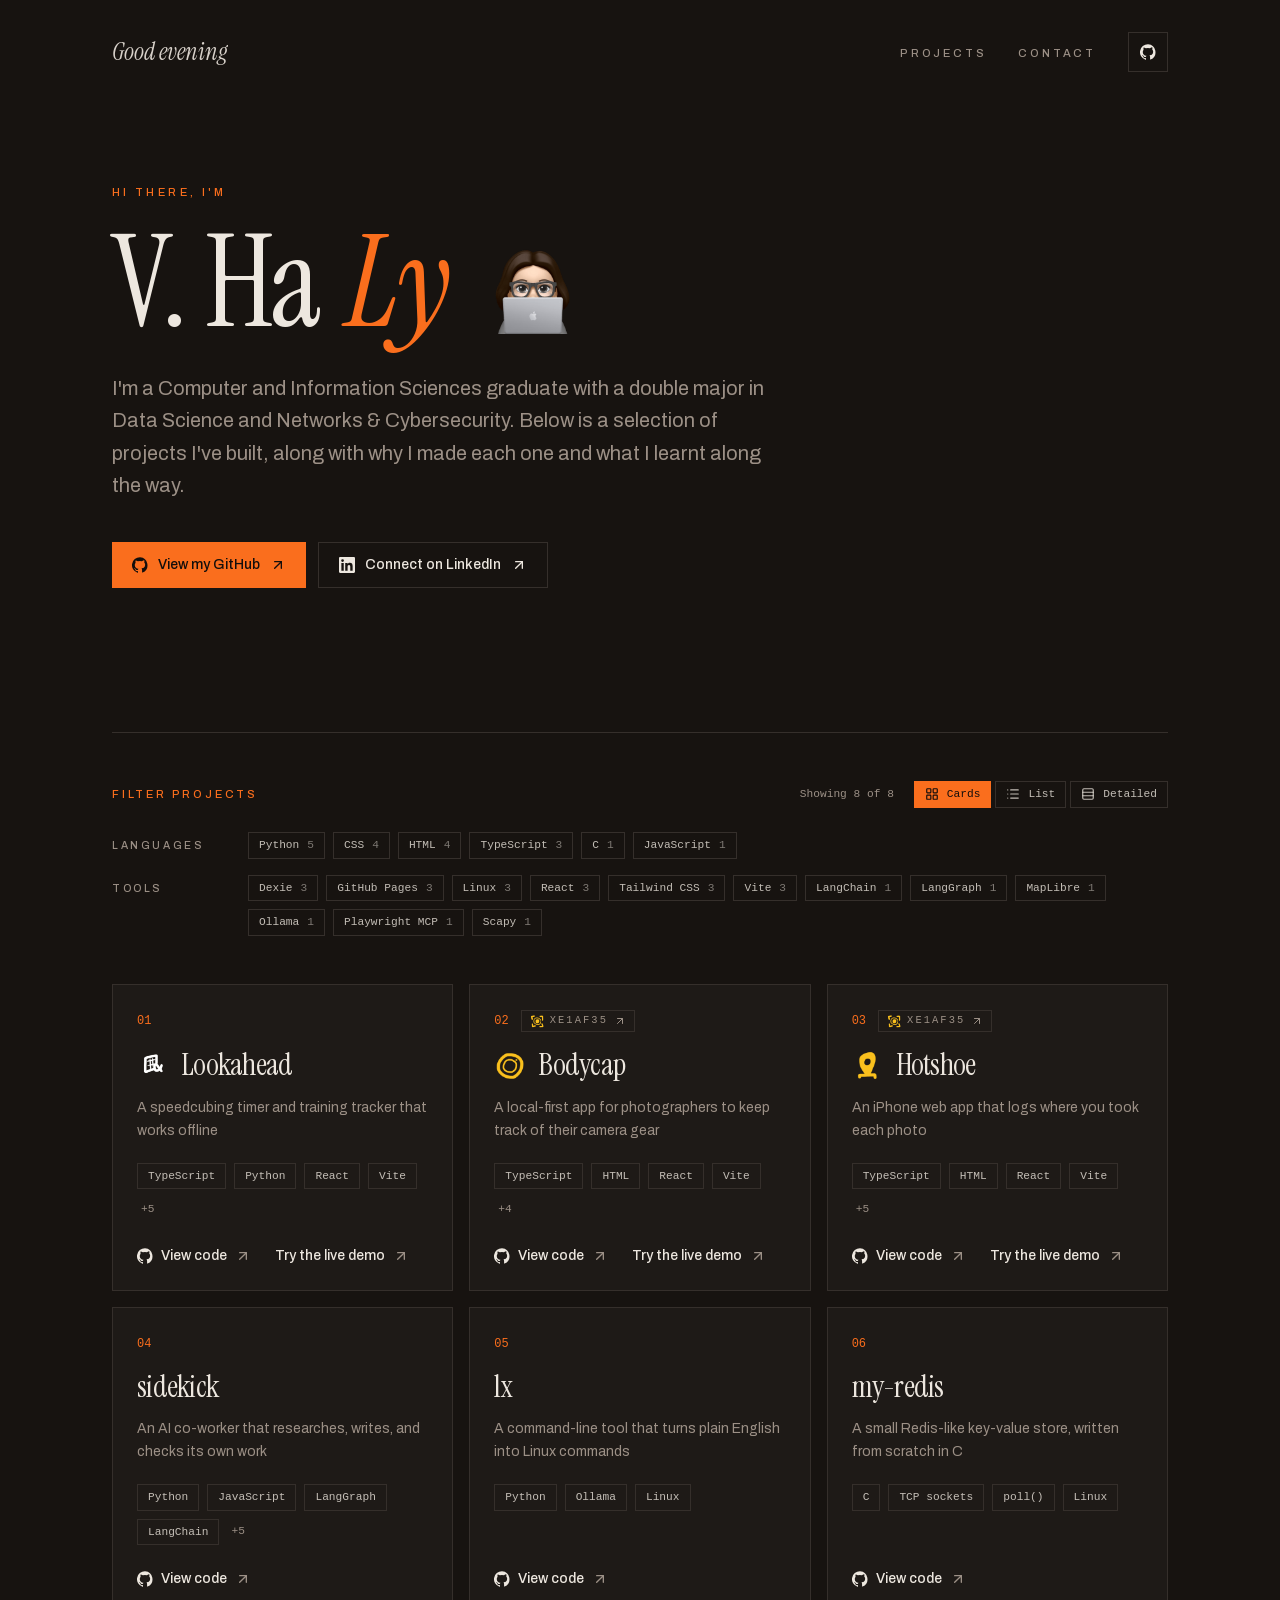
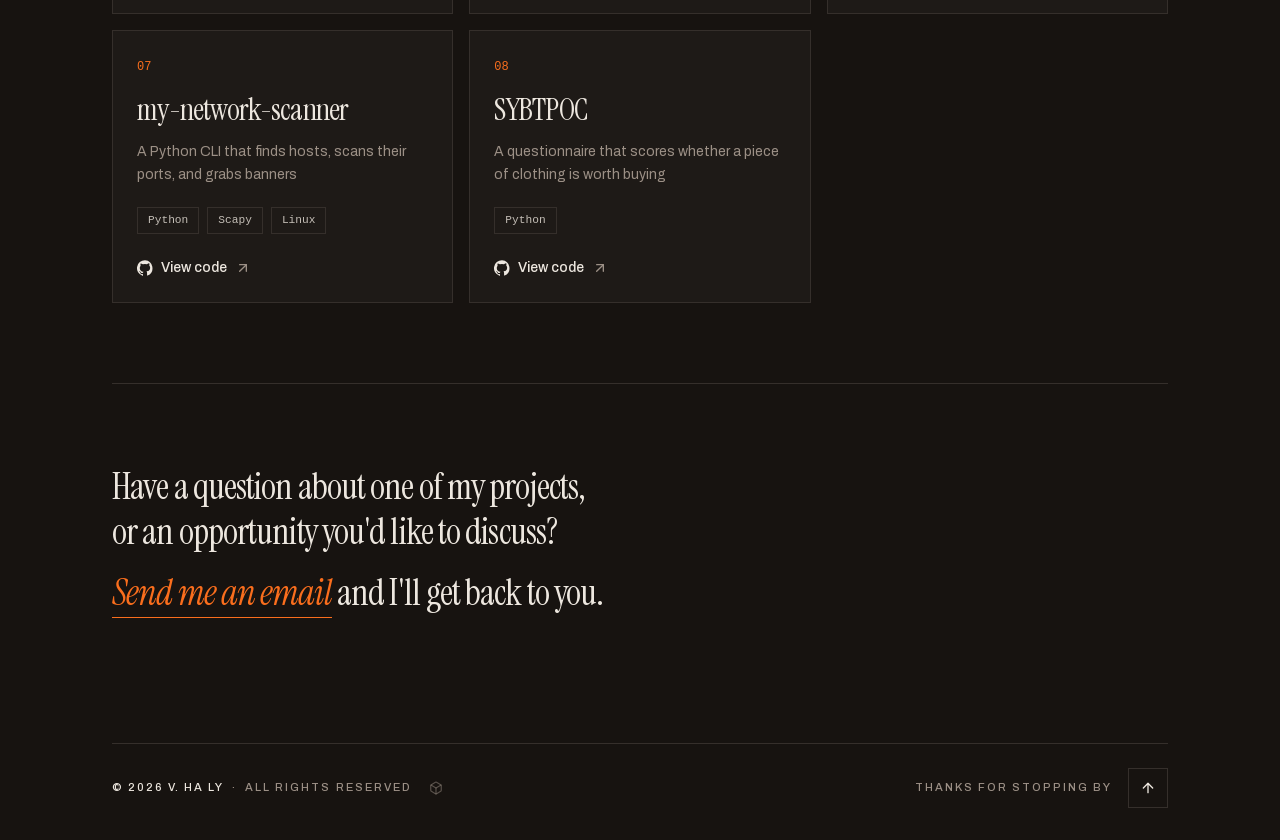
<file: index.html>
<!DOCTYPE html><html lang="en-NZ" class="dark bg-background archivo_9443aef7-module__vKFuNW__variable instrument_serif_267e791-module__2oylma__variable"><head><meta charSet="utf-8"/><meta name="viewport" content="width=device-width, initial-scale=1"/><link rel="preload" href="/_next/static/media/75affa71d1e2f6a7-s.p.17-aodiw50953.woff2" as="font" crossorigin="" type="font/woff2"/><link rel="preload" href="/_next/static/media/7ebf22b5a21034f8-s.p.3j3877k49yy0l.woff2" as="font" crossorigin="" type="font/woff2"/><link rel="preload" href="/_next/static/media/e41d5df559864f9e-s.p.1g73gv09-xcb6.woff2" as="font" crossorigin="" type="font/woff2"/><link rel="preload" href="/avatar.png?v=8f9de9d818" as="image"/><link rel="preload" as="image" href="/icons/lookahead.png?v=0312c2b943"/><link rel="preload" as="image" href="/icons/xe1af35.png?v=8499e28e8b"/><link rel="preload" as="image" href="/icons/bodycap.png?v=07305f9832"/><link rel="preload" as="image" href="/icons/hotshoe.png?v=82505950b6"/><link rel="stylesheet" href="/_next/static/chunks/37d06nw4aktje.css" data-precedence="next"/><link rel="preload" as="script" fetchPriority="low" href="/_next/static/chunks/1t4a0pwsfe2kd.js"/><script src="/_next/static/chunks/2cs-piiv5the4.js" async=""></script><script src="/_next/static/chunks/16dbq9zph9u83.js" async=""></script><script src="/_next/static/chunks/turbopack-0x_aiuwc9akfd.js" async=""></script><script src="/_next/static/chunks/0r9n-jexni0q8.js" async=""></script><script src="/_next/static/chunks/2aa3fup8eztsc.js" async=""></script><meta name="theme-color" content="#25211d"/><meta name="color-scheme" content="dark"/><title>V. Ha Ly</title><meta name="description" content="Projects by V. Ha Ly, covering AI agents, systems programming, networking, and data tools, with why I built each one and what I learnt."/><link rel="icon" href="/avatar.png" type="image/png"/><link rel="apple-touch-icon" href="/avatar.png"/><meta name="next-size-adjust" content=""/><script src="/_next/static/chunks/0cz1d0mv5g_q7.js" noModule=""></script></head><body class="font-sans antialiased"><div hidden=""><!--$--><!--/$--></div><main id="top" class="mx-auto min-h-dvh w-full max-w-6xl px-4 py-6 sm:px-8 sm:py-8 lg:px-12"><section><div class="flex items-center justify-between gap-4"><p class="min-w-0 truncate font-serif text-xl italic text-foreground/90 sm:text-2xl"></p><div class="flex shrink-0 items-center gap-4 sm:gap-8"><nav aria-label="Sections"><ul class="flex gap-4 sm:gap-8"><li><a href="#projects" class="group relative py-1 text-[0.7rem] font-medium uppercase tracking-[0.18em] text-muted-foreground sm:tracking-[0.25em] transition-colors hover:text-primary">Projects<span class="absolute -bottom-0.5 left-0 h-px w-full origin-left scale-x-0 bg-primary transition-transform duration-300 group-hover:scale-x-100"></span></a></li><li><a href="#contact" class="group relative py-1 text-[0.7rem] font-medium uppercase tracking-[0.18em] text-muted-foreground sm:tracking-[0.25em] transition-colors hover:text-primary">Contact<span class="absolute -bottom-0.5 left-0 h-px w-full origin-left scale-x-0 bg-primary transition-transform duration-300 group-hover:scale-x-100"></span></a></li></ul></nav><a href="https://github.com/havl-code/havl-code.github.io" target="_blank" rel="noreferrer" aria-label="View this site on GitHub" title="View this site on GitHub" class="inline-flex size-10 shrink-0 items-center justify-center border border-border text-foreground transition-colors hover:border-primary hover:text-primary"><svg viewBox="0 0 24 24" fill="currentColor" aria-hidden="true" class="size-4"><path d="M12 .3a12 12 0 0 0-3.8 23.4c.6.1.8-.3.8-.6v-2c-3.3.7-4-1.6-4-1.6-.6-1.4-1.4-1.8-1.4-1.8-1-.7.1-.7.1-.7 1.2.1 1.8 1.2 1.8 1.2 1 1.8 2.8 1.3 3.5 1 .1-.8.4-1.3.7-1.6-2.7-.3-5.5-1.3-5.5-6 0-1.2.5-2.3 1.3-3.1-.2-.4-.6-1.6 0-3.2 0 0 1-.3 3.4 1.2a11.5 11.5 0 0 1 6 0C17.3 4.7 18.3 5 18.3 5c.6 1.6.2 2.8.1 3.2.8.8 1.3 1.9 1.3 3.1 0 4.6-2.8 5.6-5.5 5.9.5.4.9 1.1.9 2.2v3.3c0 .3.2.7.8.6A12 12 0 0 0 12 .3"></path></svg></a></div></div><p class="reveal mt-12 text-[0.7rem] font-medium uppercase tracking-[0.3em] text-primary sm:mt-20 lg:mt-28" style="animation-delay:80ms">Hi there, I&#x27;m</p><h1 class="reveal mt-6 flex flex-wrap gap-x-[0.22em] font-serif text-[3.75rem] leading-[0.9] tracking-[-0.02em] text-foreground sm:text-[6rem] lg:text-[8rem]" style="animation-delay:160ms"><span class="whitespace-nowrap">V. Ha</span><span class="italic text-primary">Ly</span><img src="/avatar.png?v=8f9de9d818" alt="" width="320" height="320" class="ml-[0.04em] size-[0.8em] self-center transition-transform duration-300 hover:-rotate-6 hover:scale-105"/></h1><p class="reveal mt-8 max-w-2xl text-pretty text-lg leading-relaxed text-muted-foreground sm:text-xl" style="animation-delay:240ms">I&#x27;m a Computer and Information Sciences graduate with a double major in Data Science and Networks &amp; Cybersecurity. Below is a selection of projects I&#x27;ve built, along with why I made each one and what I learnt along the way.</p><div class="reveal mt-10 flex flex-wrap gap-3" style="animation-delay:320ms"><a href="https://github.com/havl-code" target="_blank" rel="noreferrer" class="group inline-flex items-center gap-2.5 bg-primary px-5 py-3 text-sm font-medium text-primary-foreground transition-opacity hover:opacity-90"><svg viewBox="0 0 24 24" fill="currentColor" aria-hidden="true" class="size-4"><path d="M12 .3a12 12 0 0 0-3.8 23.4c.6.1.8-.3.8-.6v-2c-3.3.7-4-1.6-4-1.6-.6-1.4-1.4-1.8-1.4-1.8-1-.7.1-.7.1-.7 1.2.1 1.8 1.2 1.8 1.2 1 1.8 2.8 1.3 3.5 1 .1-.8.4-1.3.7-1.6-2.7-.3-5.5-1.3-5.5-6 0-1.2.5-2.3 1.3-3.1-.2-.4-.6-1.6 0-3.2 0 0 1-.3 3.4 1.2a11.5 11.5 0 0 1 6 0C17.3 4.7 18.3 5 18.3 5c.6 1.6.2 2.8.1 3.2.8.8 1.3 1.9 1.3 3.1 0 4.6-2.8 5.6-5.5 5.9.5.4.9 1.1.9 2.2v3.3c0 .3.2.7.8.6A12 12 0 0 0 12 .3"></path></svg>View my GitHub<svg xmlns="http://www.w3.org/2000/svg" width="24" height="24" viewBox="0 0 24 24" fill="none" stroke="currentColor" stroke-width="2" stroke-linecap="round" stroke-linejoin="round" class="lucide lucide-arrow-up-right size-4 transition-transform duration-300 group-hover:-translate-y-0.5 group-hover:translate-x-0.5" aria-hidden="true"><path d="M7 7h10v10"></path><path d="M7 17 17 7"></path></svg></a><a href="https://www.linkedin.com/in/viet-ha-ly/" target="_blank" rel="noreferrer" class="group inline-flex items-center gap-2.5 border border-border px-5 py-3 text-sm font-medium text-foreground transition-colors hover:border-primary hover:text-primary"><svg viewBox="0 0 24 24" fill="currentColor" aria-hidden="true" class="size-4"><path d="M20.45 20.45h-3.56v-5.57c0-1.33-.02-3.04-1.85-3.04-1.85 0-2.14 1.45-2.14 2.94v5.67H9.35V9h3.41v1.56h.05c.48-.9 1.64-1.85 3.37-1.85 3.6 0 4.27 2.37 4.27 5.46v6.28zM5.34 7.43a2.06 2.06 0 1 1 0-4.13 2.06 2.06 0 0 1 0 4.13zM7.12 20.45H3.56V9h3.56v11.45zM22.23 0H1.77C.79 0 0 .77 0 1.73v20.54C0 23.23.79 24 1.77 24h20.45c.98 0 1.78-.77 1.78-1.73V1.73C24 .77 23.2 0 22.22 0z"></path></svg>Connect on LinkedIn<svg xmlns="http://www.w3.org/2000/svg" width="24" height="24" viewBox="0 0 24 24" fill="none" stroke="currentColor" stroke-width="2" stroke-linecap="round" stroke-linejoin="round" class="lucide lucide-arrow-up-right size-4 transition-transform duration-300 group-hover:-translate-y-0.5 group-hover:translate-x-0.5" aria-hidden="true"><path d="M7 7h10v10"></path><path d="M7 17 17 7"></path></svg></a></div></section><section id="projects" aria-label="Projects" class="mt-20 scroll-mt-6 sm:mt-28 lg:mt-36"><div class="border-t border-border py-10 sm:py-12"><div class="flex flex-wrap items-center justify-between gap-4"><h2 class="text-[0.7rem] font-medium uppercase tracking-[0.25em] text-primary">Filter projects</h2><div class="flex flex-wrap items-center gap-x-5 gap-y-3"><p class="font-mono text-[0.7rem] text-muted-foreground" aria-live="polite">Showing <!-- -->8<!-- --> of <!-- -->8</p><div class="flex gap-1" role="group" aria-label="View"><button type="button" aria-pressed="true" class="inline-flex items-center gap-2 border px-2.5 py-1 font-mono text-[0.7rem] transition-colors focus-visible:outline-2 focus-visible:outline-offset-2 focus-visible:outline-primary border-primary bg-primary text-primary-foreground"><svg xmlns="http://www.w3.org/2000/svg" width="24" height="24" viewBox="0 0 24 24" fill="none" stroke="currentColor" stroke-width="2" stroke-linecap="round" stroke-linejoin="round" class="lucide lucide-layout-grid size-3.5" aria-hidden="true"><rect width="7" height="7" x="3" y="3" rx="1"></rect><rect width="7" height="7" x="14" y="3" rx="1"></rect><rect width="7" height="7" x="14" y="14" rx="1"></rect><rect width="7" height="7" x="3" y="14" rx="1"></rect></svg>Cards</button><button type="button" aria-pressed="false" class="inline-flex items-center gap-2 border px-2.5 py-1 font-mono text-[0.7rem] transition-colors focus-visible:outline-2 focus-visible:outline-offset-2 focus-visible:outline-primary border-border text-foreground/80 hover:border-primary hover:text-primary"><svg xmlns="http://www.w3.org/2000/svg" width="24" height="24" viewBox="0 0 24 24" fill="none" stroke="currentColor" stroke-width="2" stroke-linecap="round" stroke-linejoin="round" class="lucide lucide-list size-3.5" aria-hidden="true"><path d="M3 5h.01"></path><path d="M3 12h.01"></path><path d="M3 19h.01"></path><path d="M8 5h13"></path><path d="M8 12h13"></path><path d="M8 19h13"></path></svg>List</button><button type="button" aria-pressed="false" class="inline-flex items-center gap-2 border px-2.5 py-1 font-mono text-[0.7rem] transition-colors focus-visible:outline-2 focus-visible:outline-offset-2 focus-visible:outline-primary border-border text-foreground/80 hover:border-primary hover:text-primary"><svg xmlns="http://www.w3.org/2000/svg" width="24" height="24" viewBox="0 0 24 24" fill="none" stroke="currentColor" stroke-width="2" stroke-linecap="round" stroke-linejoin="round" class="lucide lucide-rows-3 lucide-panels-top-bottom size-3.5" aria-hidden="true"><rect width="18" height="18" x="3" y="3" rx="2"></rect><path d="M21 9H3"></path><path d="M21 15H3"></path></svg>Detailed</button></div></div></div><div class="mt-6 space-y-4"><div class="grid gap-3 sm:grid-cols-[7rem_1fr] sm:gap-6"><p class="pt-1.5 text-[0.65rem] font-medium uppercase tracking-[0.25em] text-muted-foreground">Languages</p><div class="flex flex-wrap gap-2" role="group" aria-label="Languages"><button type="button" aria-pressed="false" class="inline-flex items-center gap-2 border px-2.5 py-1 font-mono text-[0.7rem] transition-colors focus-visible:outline-2 focus-visible:outline-offset-2 focus-visible:outline-primary border-border text-foreground/80 hover:border-primary hover:text-primary">Python<span class="opacity-60 tabular-nums">5</span></button><button type="button" aria-pressed="false" class="inline-flex items-center gap-2 border px-2.5 py-1 font-mono text-[0.7rem] transition-colors focus-visible:outline-2 focus-visible:outline-offset-2 focus-visible:outline-primary border-border text-foreground/80 hover:border-primary hover:text-primary">CSS<span class="opacity-60 tabular-nums">4</span></button><button type="button" aria-pressed="false" class="inline-flex items-center gap-2 border px-2.5 py-1 font-mono text-[0.7rem] transition-colors focus-visible:outline-2 focus-visible:outline-offset-2 focus-visible:outline-primary border-border text-foreground/80 hover:border-primary hover:text-primary">HTML<span class="opacity-60 tabular-nums">4</span></button><button type="button" aria-pressed="false" class="inline-flex items-center gap-2 border px-2.5 py-1 font-mono text-[0.7rem] transition-colors focus-visible:outline-2 focus-visible:outline-offset-2 focus-visible:outline-primary border-border text-foreground/80 hover:border-primary hover:text-primary">TypeScript<span class="opacity-60 tabular-nums">3</span></button><button type="button" aria-pressed="false" class="inline-flex items-center gap-2 border px-2.5 py-1 font-mono text-[0.7rem] transition-colors focus-visible:outline-2 focus-visible:outline-offset-2 focus-visible:outline-primary border-border text-foreground/80 hover:border-primary hover:text-primary">C<span class="opacity-60 tabular-nums">1</span></button><button type="button" aria-pressed="false" class="inline-flex items-center gap-2 border px-2.5 py-1 font-mono text-[0.7rem] transition-colors focus-visible:outline-2 focus-visible:outline-offset-2 focus-visible:outline-primary border-border text-foreground/80 hover:border-primary hover:text-primary">JavaScript<span class="opacity-60 tabular-nums">1</span></button></div></div><div class="grid gap-3 sm:grid-cols-[7rem_1fr] sm:gap-6"><p class="pt-1.5 text-[0.65rem] font-medium uppercase tracking-[0.25em] text-muted-foreground">Tools</p><div class="flex flex-wrap gap-2" role="group" aria-label="Tools"><button type="button" aria-pressed="false" class="inline-flex items-center gap-2 border px-2.5 py-1 font-mono text-[0.7rem] transition-colors focus-visible:outline-2 focus-visible:outline-offset-2 focus-visible:outline-primary border-border text-foreground/80 hover:border-primary hover:text-primary">Dexie<span class="opacity-60 tabular-nums">3</span></button><button type="button" aria-pressed="false" class="inline-flex items-center gap-2 border px-2.5 py-1 font-mono text-[0.7rem] transition-colors focus-visible:outline-2 focus-visible:outline-offset-2 focus-visible:outline-primary border-border text-foreground/80 hover:border-primary hover:text-primary">GitHub Pages<span class="opacity-60 tabular-nums">3</span></button><button type="button" aria-pressed="false" class="inline-flex items-center gap-2 border px-2.5 py-1 font-mono text-[0.7rem] transition-colors focus-visible:outline-2 focus-visible:outline-offset-2 focus-visible:outline-primary border-border text-foreground/80 hover:border-primary hover:text-primary">Linux<span class="opacity-60 tabular-nums">3</span></button><button type="button" aria-pressed="false" class="inline-flex items-center gap-2 border px-2.5 py-1 font-mono text-[0.7rem] transition-colors focus-visible:outline-2 focus-visible:outline-offset-2 focus-visible:outline-primary border-border text-foreground/80 hover:border-primary hover:text-primary">React<span class="opacity-60 tabular-nums">3</span></button><button type="button" aria-pressed="false" class="inline-flex items-center gap-2 border px-2.5 py-1 font-mono text-[0.7rem] transition-colors focus-visible:outline-2 focus-visible:outline-offset-2 focus-visible:outline-primary border-border text-foreground/80 hover:border-primary hover:text-primary">Tailwind CSS<span class="opacity-60 tabular-nums">3</span></button><button type="button" aria-pressed="false" class="inline-flex items-center gap-2 border px-2.5 py-1 font-mono text-[0.7rem] transition-colors focus-visible:outline-2 focus-visible:outline-offset-2 focus-visible:outline-primary border-border text-foreground/80 hover:border-primary hover:text-primary">Vite<span class="opacity-60 tabular-nums">3</span></button><button type="button" aria-pressed="false" class="inline-flex items-center gap-2 border px-2.5 py-1 font-mono text-[0.7rem] transition-colors focus-visible:outline-2 focus-visible:outline-offset-2 focus-visible:outline-primary border-border text-foreground/80 hover:border-primary hover:text-primary">LangChain<span class="opacity-60 tabular-nums">1</span></button><button type="button" aria-pressed="false" class="inline-flex items-center gap-2 border px-2.5 py-1 font-mono text-[0.7rem] transition-colors focus-visible:outline-2 focus-visible:outline-offset-2 focus-visible:outline-primary border-border text-foreground/80 hover:border-primary hover:text-primary">LangGraph<span class="opacity-60 tabular-nums">1</span></button><button type="button" aria-pressed="false" class="inline-flex items-center gap-2 border px-2.5 py-1 font-mono text-[0.7rem] transition-colors focus-visible:outline-2 focus-visible:outline-offset-2 focus-visible:outline-primary border-border text-foreground/80 hover:border-primary hover:text-primary">MapLibre<span class="opacity-60 tabular-nums">1</span></button><button type="button" aria-pressed="false" class="inline-flex items-center gap-2 border px-2.5 py-1 font-mono text-[0.7rem] transition-colors focus-visible:outline-2 focus-visible:outline-offset-2 focus-visible:outline-primary border-border text-foreground/80 hover:border-primary hover:text-primary">Ollama<span class="opacity-60 tabular-nums">1</span></button><button type="button" aria-pressed="false" class="inline-flex items-center gap-2 border px-2.5 py-1 font-mono text-[0.7rem] transition-colors focus-visible:outline-2 focus-visible:outline-offset-2 focus-visible:outline-primary border-border text-foreground/80 hover:border-primary hover:text-primary">Playwright MCP<span class="opacity-60 tabular-nums">1</span></button><button type="button" aria-pressed="false" class="inline-flex items-center gap-2 border px-2.5 py-1 font-mono text-[0.7rem] transition-colors focus-visible:outline-2 focus-visible:outline-offset-2 focus-visible:outline-primary border-border text-foreground/80 hover:border-primary hover:text-primary">Scapy<span class="opacity-60 tabular-nums">1</span></button></div></div></div></div><div class="grid gap-4 pb-14 sm:grid-cols-2 sm:pb-20 lg:grid-cols-3"><article class="flex flex-col border border-border bg-card p-6 "><div class="flex h-6 items-center gap-3"><span class="font-mono text-xs tabular-nums text-primary">01</span></div><h2 class="mt-4 flex items-center gap-3 font-serif text-3xl leading-none tracking-tight text-foreground"><img src="/icons/lookahead.png?v=0312c2b943" alt="" width="32" height="32" class="shrink-0 size-8"/><button type="button" class="text-left decoration-primary/60 underline-offset-4 transition-colors hover:text-primary hover:underline focus-visible:outline-2 focus-visible:outline-offset-2 focus-visible:outline-primary">Lookahead<span class="sr-only"> (show details)</span></button></h2><p class="mt-4 line-clamp-2 text-sm leading-relaxed text-muted-foreground">A speedcubing timer and training tracker that works offline</p><ul class="mt-5 flex flex-wrap gap-2" aria-label="Languages and tools"><li class="border px-2.5 py-1 font-mono text-[0.7rem] border-border text-foreground/80">TypeScript</li><li class="border px-2.5 py-1 font-mono text-[0.7rem] border-border text-foreground/80">Python</li><li class="border px-2.5 py-1 font-mono text-[0.7rem] border-border text-foreground/80">React</li><li class="border px-2.5 py-1 font-mono text-[0.7rem] border-border text-foreground/80">Vite</li><li class="px-1 py-1 font-mono text-[0.7rem] text-muted-foreground">+<!-- -->5<span class="sr-only"> more</span></li></ul><div class="mt-auto flex flex-wrap gap-x-6 gap-y-3 pt-6"><a href="https://github.com/havl-code/lookahead" target="_blank" rel="noreferrer" class="group inline-flex items-center gap-2 text-sm font-medium text-foreground transition-colors hover:text-primary"><svg viewBox="0 0 24 24" fill="currentColor" aria-hidden="true" class="size-4"><path d="M12 .3a12 12 0 0 0-3.8 23.4c.6.1.8-.3.8-.6v-2c-3.3.7-4-1.6-4-1.6-.6-1.4-1.4-1.8-1.4-1.8-1-.7.1-.7.1-.7 1.2.1 1.8 1.2 1.8 1.2 1 1.8 2.8 1.3 3.5 1 .1-.8.4-1.3.7-1.6-2.7-.3-5.5-1.3-5.5-6 0-1.2.5-2.3 1.3-3.1-.2-.4-.6-1.6 0-3.2 0 0 1-.3 3.4 1.2a11.5 11.5 0 0 1 6 0C17.3 4.7 18.3 5 18.3 5c.6 1.6.2 2.8.1 3.2.8.8 1.3 1.9 1.3 3.1 0 4.6-2.8 5.6-5.5 5.9.5.4.9 1.1.9 2.2v3.3c0 .3.2.7.8.6A12 12 0 0 0 12 .3"></path></svg>View code<svg xmlns="http://www.w3.org/2000/svg" width="24" height="24" viewBox="0 0 24 24" fill="none" stroke="currentColor" stroke-width="2" stroke-linecap="round" stroke-linejoin="round" class="lucide lucide-arrow-up-right size-4 text-muted-foreground transition-all duration-300 group-hover:-translate-y-0.5 group-hover:translate-x-0.5 group-hover:text-primary" aria-hidden="true"><path d="M7 7h10v10"></path><path d="M7 17 17 7"></path></svg></a><a href="https://havl-code.github.io/lookahead/" target="_blank" rel="noreferrer" class="group inline-flex items-center gap-2 text-sm font-medium text-foreground transition-colors hover:text-primary">Try the live demo<svg xmlns="http://www.w3.org/2000/svg" width="24" height="24" viewBox="0 0 24 24" fill="none" stroke="currentColor" stroke-width="2" stroke-linecap="round" stroke-linejoin="round" class="lucide lucide-arrow-up-right size-4 text-muted-foreground transition-all duration-300 group-hover:-translate-y-0.5 group-hover:translate-x-0.5 group-hover:text-primary" aria-hidden="true"><path d="M7 7h10v10"></path><path d="M7 17 17 7"></path></svg></a></div></article><article class="flex flex-col border border-border bg-card p-6 "><div class="flex h-6 items-center gap-3"><span class="font-mono text-xs tabular-nums text-primary">02</span><a href="https://xe1af35.github.io" target="_blank" rel="noreferrer" title="Small, local-first tools for photographers" class="group inline-flex items-center gap-1.5 border border-border px-2 py-0.5 font-mono text-[0.65rem] uppercase tracking-[0.2em] text-muted-foreground transition-colors hover:border-primary hover:text-primary focus-visible:outline-2 focus-visible:outline-offset-2 focus-visible:outline-primary"><img src="/icons/xe1af35.png?v=8499e28e8b" alt="" width="14" height="14" class="size-3.5"/><span class="sr-only">Part of </span>XE1AF35<svg xmlns="http://www.w3.org/2000/svg" width="24" height="24" viewBox="0 0 24 24" fill="none" stroke="currentColor" stroke-width="2" stroke-linecap="round" stroke-linejoin="round" class="lucide lucide-arrow-up-right size-3" aria-hidden="true"><path d="M7 7h10v10"></path><path d="M7 17 17 7"></path></svg></a></div><h2 class="mt-4 flex items-center gap-3 font-serif text-3xl leading-none tracking-tight text-foreground"><img src="/icons/bodycap.png?v=07305f9832" alt="" width="32" height="32" class="shrink-0 size-8"/><button type="button" class="text-left decoration-primary/60 underline-offset-4 transition-colors hover:text-primary hover:underline focus-visible:outline-2 focus-visible:outline-offset-2 focus-visible:outline-primary">Bodycap<span class="sr-only"> (show details)</span></button></h2><p class="mt-4 line-clamp-2 text-sm leading-relaxed text-muted-foreground">A local-first app for photographers to keep track of their camera gear</p><ul class="mt-5 flex flex-wrap gap-2" aria-label="Languages and tools"><li class="border px-2.5 py-1 font-mono text-[0.7rem] border-border text-foreground/80">TypeScript</li><li class="border px-2.5 py-1 font-mono text-[0.7rem] border-border text-foreground/80">HTML</li><li class="border px-2.5 py-1 font-mono text-[0.7rem] border-border text-foreground/80">React</li><li class="border px-2.5 py-1 font-mono text-[0.7rem] border-border text-foreground/80">Vite</li><li class="px-1 py-1 font-mono text-[0.7rem] text-muted-foreground">+<!-- -->4<span class="sr-only"> more</span></li></ul><div class="mt-auto flex flex-wrap gap-x-6 gap-y-3 pt-6"><a href="https://github.com/XE1AF35/bodycap" target="_blank" rel="noreferrer" class="group inline-flex items-center gap-2 text-sm font-medium text-foreground transition-colors hover:text-primary"><svg viewBox="0 0 24 24" fill="currentColor" aria-hidden="true" class="size-4"><path d="M12 .3a12 12 0 0 0-3.8 23.4c.6.1.8-.3.8-.6v-2c-3.3.7-4-1.6-4-1.6-.6-1.4-1.4-1.8-1.4-1.8-1-.7.1-.7.1-.7 1.2.1 1.8 1.2 1.8 1.2 1 1.8 2.8 1.3 3.5 1 .1-.8.4-1.3.7-1.6-2.7-.3-5.5-1.3-5.5-6 0-1.2.5-2.3 1.3-3.1-.2-.4-.6-1.6 0-3.2 0 0 1-.3 3.4 1.2a11.5 11.5 0 0 1 6 0C17.3 4.7 18.3 5 18.3 5c.6 1.6.2 2.8.1 3.2.8.8 1.3 1.9 1.3 3.1 0 4.6-2.8 5.6-5.5 5.9.5.4.9 1.1.9 2.2v3.3c0 .3.2.7.8.6A12 12 0 0 0 12 .3"></path></svg>View code<svg xmlns="http://www.w3.org/2000/svg" width="24" height="24" viewBox="0 0 24 24" fill="none" stroke="currentColor" stroke-width="2" stroke-linecap="round" stroke-linejoin="round" class="lucide lucide-arrow-up-right size-4 text-muted-foreground transition-all duration-300 group-hover:-translate-y-0.5 group-hover:translate-x-0.5 group-hover:text-primary" aria-hidden="true"><path d="M7 7h10v10"></path><path d="M7 17 17 7"></path></svg></a><a href="https://xe1af35.github.io/bodycap/" target="_blank" rel="noreferrer" class="group inline-flex items-center gap-2 text-sm font-medium text-foreground transition-colors hover:text-primary">Try the live demo<svg xmlns="http://www.w3.org/2000/svg" width="24" height="24" viewBox="0 0 24 24" fill="none" stroke="currentColor" stroke-width="2" stroke-linecap="round" stroke-linejoin="round" class="lucide lucide-arrow-up-right size-4 text-muted-foreground transition-all duration-300 group-hover:-translate-y-0.5 group-hover:translate-x-0.5 group-hover:text-primary" aria-hidden="true"><path d="M7 7h10v10"></path><path d="M7 17 17 7"></path></svg></a></div></article><article class="flex flex-col border border-border bg-card p-6 "><div class="flex h-6 items-center gap-3"><span class="font-mono text-xs tabular-nums text-primary">03</span><a href="https://xe1af35.github.io" target="_blank" rel="noreferrer" title="Small, local-first tools for photographers" class="group inline-flex items-center gap-1.5 border border-border px-2 py-0.5 font-mono text-[0.65rem] uppercase tracking-[0.2em] text-muted-foreground transition-colors hover:border-primary hover:text-primary focus-visible:outline-2 focus-visible:outline-offset-2 focus-visible:outline-primary"><img src="/icons/xe1af35.png?v=8499e28e8b" alt="" width="14" height="14" class="size-3.5"/><span class="sr-only">Part of </span>XE1AF35<svg xmlns="http://www.w3.org/2000/svg" width="24" height="24" viewBox="0 0 24 24" fill="none" stroke="currentColor" stroke-width="2" stroke-linecap="round" stroke-linejoin="round" class="lucide lucide-arrow-up-right size-3" aria-hidden="true"><path d="M7 7h10v10"></path><path d="M7 17 17 7"></path></svg></a></div><h2 class="mt-4 flex items-center gap-3 font-serif text-3xl leading-none tracking-tight text-foreground"><img src="/icons/hotshoe.png?v=82505950b6" alt="" width="32" height="32" class="shrink-0 size-8"/><button type="button" class="text-left decoration-primary/60 underline-offset-4 transition-colors hover:text-primary hover:underline focus-visible:outline-2 focus-visible:outline-offset-2 focus-visible:outline-primary">Hotshoe<span class="sr-only"> (show details)</span></button></h2><p class="mt-4 line-clamp-2 text-sm leading-relaxed text-muted-foreground">An iPhone web app that logs where you took each photo</p><ul class="mt-5 flex flex-wrap gap-2" aria-label="Languages and tools"><li class="border px-2.5 py-1 font-mono text-[0.7rem] border-border text-foreground/80">TypeScript</li><li class="border px-2.5 py-1 font-mono text-[0.7rem] border-border text-foreground/80">HTML</li><li class="border px-2.5 py-1 font-mono text-[0.7rem] border-border text-foreground/80">React</li><li class="border px-2.5 py-1 font-mono text-[0.7rem] border-border text-foreground/80">Vite</li><li class="px-1 py-1 font-mono text-[0.7rem] text-muted-foreground">+<!-- -->5<span class="sr-only"> more</span></li></ul><div class="mt-auto flex flex-wrap gap-x-6 gap-y-3 pt-6"><a href="https://github.com/XE1AF35/hotshoe" target="_blank" rel="noreferrer" class="group inline-flex items-center gap-2 text-sm font-medium text-foreground transition-colors hover:text-primary"><svg viewBox="0 0 24 24" fill="currentColor" aria-hidden="true" class="size-4"><path d="M12 .3a12 12 0 0 0-3.8 23.4c.6.1.8-.3.8-.6v-2c-3.3.7-4-1.6-4-1.6-.6-1.4-1.4-1.8-1.4-1.8-1-.7.1-.7.1-.7 1.2.1 1.8 1.2 1.8 1.2 1 1.8 2.8 1.3 3.5 1 .1-.8.4-1.3.7-1.6-2.7-.3-5.5-1.3-5.5-6 0-1.2.5-2.3 1.3-3.1-.2-.4-.6-1.6 0-3.2 0 0 1-.3 3.4 1.2a11.5 11.5 0 0 1 6 0C17.3 4.7 18.3 5 18.3 5c.6 1.6.2 2.8.1 3.2.8.8 1.3 1.9 1.3 3.1 0 4.6-2.8 5.6-5.5 5.9.5.4.9 1.1.9 2.2v3.3c0 .3.2.7.8.6A12 12 0 0 0 12 .3"></path></svg>View code<svg xmlns="http://www.w3.org/2000/svg" width="24" height="24" viewBox="0 0 24 24" fill="none" stroke="currentColor" stroke-width="2" stroke-linecap="round" stroke-linejoin="round" class="lucide lucide-arrow-up-right size-4 text-muted-foreground transition-all duration-300 group-hover:-translate-y-0.5 group-hover:translate-x-0.5 group-hover:text-primary" aria-hidden="true"><path d="M7 7h10v10"></path><path d="M7 17 17 7"></path></svg></a><a href="https://xe1af35.github.io/hotshoe/" target="_blank" rel="noreferrer" class="group inline-flex items-center gap-2 text-sm font-medium text-foreground transition-colors hover:text-primary">Try the live demo<svg xmlns="http://www.w3.org/2000/svg" width="24" height="24" viewBox="0 0 24 24" fill="none" stroke="currentColor" stroke-width="2" stroke-linecap="round" stroke-linejoin="round" class="lucide lucide-arrow-up-right size-4 text-muted-foreground transition-all duration-300 group-hover:-translate-y-0.5 group-hover:translate-x-0.5 group-hover:text-primary" aria-hidden="true"><path d="M7 7h10v10"></path><path d="M7 17 17 7"></path></svg></a></div></article><article class="flex flex-col border border-border bg-card p-6 "><div class="flex h-6 items-center gap-3"><span class="font-mono text-xs tabular-nums text-primary">04</span></div><h2 class="mt-4 flex items-center gap-3 font-serif text-3xl leading-none tracking-tight text-foreground"><button type="button" class="text-left decoration-primary/60 underline-offset-4 transition-colors hover:text-primary hover:underline focus-visible:outline-2 focus-visible:outline-offset-2 focus-visible:outline-primary">sidekick<span class="sr-only"> (show details)</span></button></h2><p class="mt-4 line-clamp-2 text-sm leading-relaxed text-muted-foreground">An AI co-worker that researches, writes, and checks its own work</p><ul class="mt-5 flex flex-wrap gap-2" aria-label="Languages and tools"><li class="border px-2.5 py-1 font-mono text-[0.7rem] border-border text-foreground/80">Python</li><li class="border px-2.5 py-1 font-mono text-[0.7rem] border-border text-foreground/80">JavaScript</li><li class="border px-2.5 py-1 font-mono text-[0.7rem] border-border text-foreground/80">LangGraph</li><li class="border px-2.5 py-1 font-mono text-[0.7rem] border-border text-foreground/80">LangChain</li><li class="px-1 py-1 font-mono text-[0.7rem] text-muted-foreground">+<!-- -->5<span class="sr-only"> more</span></li></ul><div class="mt-auto flex flex-wrap gap-x-6 gap-y-3 pt-6"><a href="https://github.com/havl-code/sidekick" target="_blank" rel="noreferrer" class="group inline-flex items-center gap-2 text-sm font-medium text-foreground transition-colors hover:text-primary"><svg viewBox="0 0 24 24" fill="currentColor" aria-hidden="true" class="size-4"><path d="M12 .3a12 12 0 0 0-3.8 23.4c.6.1.8-.3.8-.6v-2c-3.3.7-4-1.6-4-1.6-.6-1.4-1.4-1.8-1.4-1.8-1-.7.1-.7.1-.7 1.2.1 1.8 1.2 1.8 1.2 1 1.8 2.8 1.3 3.5 1 .1-.8.4-1.3.7-1.6-2.7-.3-5.5-1.3-5.5-6 0-1.2.5-2.3 1.3-3.1-.2-.4-.6-1.6 0-3.2 0 0 1-.3 3.4 1.2a11.5 11.5 0 0 1 6 0C17.3 4.7 18.3 5 18.3 5c.6 1.6.2 2.8.1 3.2.8.8 1.3 1.9 1.3 3.1 0 4.6-2.8 5.6-5.5 5.9.5.4.9 1.1.9 2.2v3.3c0 .3.2.7.8.6A12 12 0 0 0 12 .3"></path></svg>View code<svg xmlns="http://www.w3.org/2000/svg" width="24" height="24" viewBox="0 0 24 24" fill="none" stroke="currentColor" stroke-width="2" stroke-linecap="round" stroke-linejoin="round" class="lucide lucide-arrow-up-right size-4 text-muted-foreground transition-all duration-300 group-hover:-translate-y-0.5 group-hover:translate-x-0.5 group-hover:text-primary" aria-hidden="true"><path d="M7 7h10v10"></path><path d="M7 17 17 7"></path></svg></a></div></article><article class="flex flex-col border border-border bg-card p-6 "><div class="flex h-6 items-center gap-3"><span class="font-mono text-xs tabular-nums text-primary">05</span></div><h2 class="mt-4 flex items-center gap-3 font-serif text-3xl leading-none tracking-tight text-foreground"><button type="button" class="text-left decoration-primary/60 underline-offset-4 transition-colors hover:text-primary hover:underline focus-visible:outline-2 focus-visible:outline-offset-2 focus-visible:outline-primary">lx<span class="sr-only"> (show details)</span></button></h2><p class="mt-4 line-clamp-2 text-sm leading-relaxed text-muted-foreground">A command-line tool that turns plain English into Linux commands</p><ul class="mt-5 flex flex-wrap gap-2" aria-label="Languages and tools"><li class="border px-2.5 py-1 font-mono text-[0.7rem] border-border text-foreground/80">Python</li><li class="border px-2.5 py-1 font-mono text-[0.7rem] border-border text-foreground/80">Ollama</li><li class="border px-2.5 py-1 font-mono text-[0.7rem] border-border text-foreground/80">Linux</li></ul><div class="mt-auto flex flex-wrap gap-x-6 gap-y-3 pt-6"><a href="https://github.com/havl-code/lx" target="_blank" rel="noreferrer" class="group inline-flex items-center gap-2 text-sm font-medium text-foreground transition-colors hover:text-primary"><svg viewBox="0 0 24 24" fill="currentColor" aria-hidden="true" class="size-4"><path d="M12 .3a12 12 0 0 0-3.8 23.4c.6.1.8-.3.8-.6v-2c-3.3.7-4-1.6-4-1.6-.6-1.4-1.4-1.8-1.4-1.8-1-.7.1-.7.1-.7 1.2.1 1.8 1.2 1.8 1.2 1 1.8 2.8 1.3 3.5 1 .1-.8.4-1.3.7-1.6-2.7-.3-5.5-1.3-5.5-6 0-1.2.5-2.3 1.3-3.1-.2-.4-.6-1.6 0-3.2 0 0 1-.3 3.4 1.2a11.5 11.5 0 0 1 6 0C17.3 4.7 18.3 5 18.3 5c.6 1.6.2 2.8.1 3.2.8.8 1.3 1.9 1.3 3.1 0 4.6-2.8 5.6-5.5 5.9.5.4.9 1.1.9 2.2v3.3c0 .3.2.7.8.6A12 12 0 0 0 12 .3"></path></svg>View code<svg xmlns="http://www.w3.org/2000/svg" width="24" height="24" viewBox="0 0 24 24" fill="none" stroke="currentColor" stroke-width="2" stroke-linecap="round" stroke-linejoin="round" class="lucide lucide-arrow-up-right size-4 text-muted-foreground transition-all duration-300 group-hover:-translate-y-0.5 group-hover:translate-x-0.5 group-hover:text-primary" aria-hidden="true"><path d="M7 7h10v10"></path><path d="M7 17 17 7"></path></svg></a></div></article><article class="flex flex-col border border-border bg-card p-6 "><div class="flex h-6 items-center gap-3"><span class="font-mono text-xs tabular-nums text-primary">06</span></div><h2 class="mt-4 flex items-center gap-3 font-serif text-3xl leading-none tracking-tight text-foreground"><button type="button" class="text-left decoration-primary/60 underline-offset-4 transition-colors hover:text-primary hover:underline focus-visible:outline-2 focus-visible:outline-offset-2 focus-visible:outline-primary">my-redis<span class="sr-only"> (show details)</span></button></h2><p class="mt-4 line-clamp-2 text-sm leading-relaxed text-muted-foreground">A small Redis-like key-value store, written from scratch in C</p><ul class="mt-5 flex flex-wrap gap-2" aria-label="Languages and tools"><li class="border px-2.5 py-1 font-mono text-[0.7rem] border-border text-foreground/80">C</li><li class="border px-2.5 py-1 font-mono text-[0.7rem] border-border text-foreground/80">TCP sockets</li><li class="border px-2.5 py-1 font-mono text-[0.7rem] border-border text-foreground/80">poll()</li><li class="border px-2.5 py-1 font-mono text-[0.7rem] border-border text-foreground/80">Linux</li></ul><div class="mt-auto flex flex-wrap gap-x-6 gap-y-3 pt-6"><a href="https://github.com/havl-code/my-redis" target="_blank" rel="noreferrer" class="group inline-flex items-center gap-2 text-sm font-medium text-foreground transition-colors hover:text-primary"><svg viewBox="0 0 24 24" fill="currentColor" aria-hidden="true" class="size-4"><path d="M12 .3a12 12 0 0 0-3.8 23.4c.6.1.8-.3.8-.6v-2c-3.3.7-4-1.6-4-1.6-.6-1.4-1.4-1.8-1.4-1.8-1-.7.1-.7.1-.7 1.2.1 1.8 1.2 1.8 1.2 1 1.8 2.8 1.3 3.5 1 .1-.8.4-1.3.7-1.6-2.7-.3-5.5-1.3-5.5-6 0-1.2.5-2.3 1.3-3.1-.2-.4-.6-1.6 0-3.2 0 0 1-.3 3.4 1.2a11.5 11.5 0 0 1 6 0C17.3 4.7 18.3 5 18.3 5c.6 1.6.2 2.8.1 3.2.8.8 1.3 1.9 1.3 3.1 0 4.6-2.8 5.6-5.5 5.9.5.4.9 1.1.9 2.2v3.3c0 .3.2.7.8.6A12 12 0 0 0 12 .3"></path></svg>View code<svg xmlns="http://www.w3.org/2000/svg" width="24" height="24" viewBox="0 0 24 24" fill="none" stroke="currentColor" stroke-width="2" stroke-linecap="round" stroke-linejoin="round" class="lucide lucide-arrow-up-right size-4 text-muted-foreground transition-all duration-300 group-hover:-translate-y-0.5 group-hover:translate-x-0.5 group-hover:text-primary" aria-hidden="true"><path d="M7 7h10v10"></path><path d="M7 17 17 7"></path></svg></a></div></article><article class="flex flex-col border border-border bg-card p-6 "><div class="flex h-6 items-center gap-3"><span class="font-mono text-xs tabular-nums text-primary">07</span></div><h2 class="mt-4 flex items-center gap-3 font-serif text-3xl leading-none tracking-tight text-foreground"><button type="button" class="text-left decoration-primary/60 underline-offset-4 transition-colors hover:text-primary hover:underline focus-visible:outline-2 focus-visible:outline-offset-2 focus-visible:outline-primary">my-network-scanner<span class="sr-only"> (show details)</span></button></h2><p class="mt-4 line-clamp-2 text-sm leading-relaxed text-muted-foreground">A Python CLI that finds hosts, scans their ports, and grabs banners</p><ul class="mt-5 flex flex-wrap gap-2" aria-label="Languages and tools"><li class="border px-2.5 py-1 font-mono text-[0.7rem] border-border text-foreground/80">Python</li><li class="border px-2.5 py-1 font-mono text-[0.7rem] border-border text-foreground/80">Scapy</li><li class="border px-2.5 py-1 font-mono text-[0.7rem] border-border text-foreground/80">Linux</li></ul><div class="mt-auto flex flex-wrap gap-x-6 gap-y-3 pt-6"><a href="https://github.com/havl-code/my-network-scanner" target="_blank" rel="noreferrer" class="group inline-flex items-center gap-2 text-sm font-medium text-foreground transition-colors hover:text-primary"><svg viewBox="0 0 24 24" fill="currentColor" aria-hidden="true" class="size-4"><path d="M12 .3a12 12 0 0 0-3.8 23.4c.6.1.8-.3.8-.6v-2c-3.3.7-4-1.6-4-1.6-.6-1.4-1.4-1.8-1.4-1.8-1-.7.1-.7.1-.7 1.2.1 1.8 1.2 1.8 1.2 1 1.8 2.8 1.3 3.5 1 .1-.8.4-1.3.7-1.6-2.7-.3-5.5-1.3-5.5-6 0-1.2.5-2.3 1.3-3.1-.2-.4-.6-1.6 0-3.2 0 0 1-.3 3.4 1.2a11.5 11.5 0 0 1 6 0C17.3 4.7 18.3 5 18.3 5c.6 1.6.2 2.8.1 3.2.8.8 1.3 1.9 1.3 3.1 0 4.6-2.8 5.6-5.5 5.9.5.4.9 1.1.9 2.2v3.3c0 .3.2.7.8.6A12 12 0 0 0 12 .3"></path></svg>View code<svg xmlns="http://www.w3.org/2000/svg" width="24" height="24" viewBox="0 0 24 24" fill="none" stroke="currentColor" stroke-width="2" stroke-linecap="round" stroke-linejoin="round" class="lucide lucide-arrow-up-right size-4 text-muted-foreground transition-all duration-300 group-hover:-translate-y-0.5 group-hover:translate-x-0.5 group-hover:text-primary" aria-hidden="true"><path d="M7 7h10v10"></path><path d="M7 17 17 7"></path></svg></a></div></article><article class="flex flex-col border border-border bg-card p-6 "><div class="flex h-6 items-center gap-3"><span class="font-mono text-xs tabular-nums text-primary">08</span></div><h2 class="mt-4 flex items-center gap-3 font-serif text-3xl leading-none tracking-tight text-foreground"><button type="button" class="text-left decoration-primary/60 underline-offset-4 transition-colors hover:text-primary hover:underline focus-visible:outline-2 focus-visible:outline-offset-2 focus-visible:outline-primary">SYBTPOC<span class="sr-only"> (show details)</span></button></h2><p class="mt-4 line-clamp-2 text-sm leading-relaxed text-muted-foreground">A questionnaire that scores whether a piece of clothing is worth buying</p><ul class="mt-5 flex flex-wrap gap-2" aria-label="Languages and tools"><li class="border px-2.5 py-1 font-mono text-[0.7rem] border-border text-foreground/80">Python</li></ul><div class="mt-auto flex flex-wrap gap-x-6 gap-y-3 pt-6"><a href="https://github.com/havl-code/sybtpoc" target="_blank" rel="noreferrer" class="group inline-flex items-center gap-2 text-sm font-medium text-foreground transition-colors hover:text-primary"><svg viewBox="0 0 24 24" fill="currentColor" aria-hidden="true" class="size-4"><path d="M12 .3a12 12 0 0 0-3.8 23.4c.6.1.8-.3.8-.6v-2c-3.3.7-4-1.6-4-1.6-.6-1.4-1.4-1.8-1.4-1.8-1-.7.1-.7.1-.7 1.2.1 1.8 1.2 1.8 1.2 1 1.8 2.8 1.3 3.5 1 .1-.8.4-1.3.7-1.6-2.7-.3-5.5-1.3-5.5-6 0-1.2.5-2.3 1.3-3.1-.2-.4-.6-1.6 0-3.2 0 0 1-.3 3.4 1.2a11.5 11.5 0 0 1 6 0C17.3 4.7 18.3 5 18.3 5c.6 1.6.2 2.8.1 3.2.8.8 1.3 1.9 1.3 3.1 0 4.6-2.8 5.6-5.5 5.9.5.4.9 1.1.9 2.2v3.3c0 .3.2.7.8.6A12 12 0 0 0 12 .3"></path></svg>View code<svg xmlns="http://www.w3.org/2000/svg" width="24" height="24" viewBox="0 0 24 24" fill="none" stroke="currentColor" stroke-width="2" stroke-linecap="round" stroke-linejoin="round" class="lucide lucide-arrow-up-right size-4 text-muted-foreground transition-all duration-300 group-hover:-translate-y-0.5 group-hover:translate-x-0.5 group-hover:text-primary" aria-hidden="true"><path d="M7 7h10v10"></path><path d="M7 17 17 7"></path></svg></a></div></article></div></section><section id="contact" aria-label="Contact" class="scroll-mt-6 border-t border-border pt-14 sm:pt-20"><p class="text-pretty font-serif text-3xl leading-tight tracking-tight text-foreground sm:text-4xl">Have a question about one of my projects,<!-- --> <br class="hidden sm:inline"/>or an opportunity you&#x27;d like to discuss?<span class="mt-3 block sm:mt-4"><a href="mailto:vha.ly@outlook.com" class="group relative italic text-primary">Send me an email<span class="absolute -bottom-0.5 left-0 h-px w-full origin-left scale-x-100 bg-primary transition-transform duration-300 group-hover:scale-x-0"></span></a> <!-- -->and I&#x27;ll get back to you.</span></p></section><footer class="mt-24 flex flex-wrap items-center justify-between gap-x-6 gap-y-4 border-t border-border pt-6 text-[0.7rem] font-medium uppercase tracking-[0.18em] text-muted-foreground sm:mt-32"><div class="flex items-center gap-3"><p><span class="text-foreground">© <!-- -->2026<!-- --> <!-- -->V. Ha Ly</span><span class="mx-2" aria-hidden="true">·</span>All rights reserved</p><button type="button" aria-label="Open a speedcube timer" title="Fancy a solve? Hold Space anywhere" class="inline-flex size-6 items-center justify-center text-muted-foreground/50 transition-colors hover:text-primary focus-visible:text-primary"><svg xmlns="http://www.w3.org/2000/svg" width="24" height="24" viewBox="0 0 24 24" fill="none" stroke="currentColor" stroke-width="2" stroke-linecap="round" stroke-linejoin="round" class="lucide lucide-box size-3.5" aria-hidden="true"><path d="M21 8a2 2 0 0 0-1-1.73l-7-4a2 2 0 0 0-2 0l-7 4A2 2 0 0 0 3 8v8a2 2 0 0 0 1 1.73l7 4a2 2 0 0 0 2 0l7-4A2 2 0 0 0 21 16Z"></path><path d="m3.3 7 8.7 5 8.7-5"></path><path d="M12 22V12"></path></svg></button></div><div class="flex items-center gap-4"><p>Thanks for stopping by</p><a href="#top" aria-label="Back to top" title="Back to top" class="group inline-flex size-10 shrink-0 items-center justify-center border border-border text-foreground transition-colors hover:border-primary hover:text-primary"><svg xmlns="http://www.w3.org/2000/svg" width="24" height="24" viewBox="0 0 24 24" fill="none" stroke="currentColor" stroke-width="2" stroke-linecap="round" stroke-linejoin="round" class="lucide lucide-arrow-up size-4 transition-transform duration-300 group-hover:-translate-y-0.5" aria-hidden="true"><path d="m5 12 7-7 7 7"></path><path d="M12 19V5"></path></svg></a></div></footer></main><!--$--><!--/$--><script src="/_next/static/chunks/1t4a0pwsfe2kd.js" id="_R_" async=""></script><script>(self.__next_f=self.__next_f||[]).push([0])</script><script>self.__next_f.push([1,"1:\"$Sreact.fragment\"\n2:I[47265,[\"/_next/static/chunks/0r9n-jexni0q8.js\"],\"default\"]\n3:I[10385,[\"/_next/static/chunks/0r9n-jexni0q8.js\"],\"default\"]\n4:I[17272,[\"/_next/static/chunks/0r9n-jexni0q8.js\",\"/_next/static/chunks/2aa3fup8eztsc.js\"],\"Greeting\"]\nf:I[27450,[\"/_next/static/chunks/0r9n-jexni0q8.js\"],\"default\",1]\n:HL[\"/_next/static/chunks/37d06nw4aktje.css\",\"style\"]\n:HL[\"/_next/static/media/75affa71d1e2f6a7-s.p.17-aodiw50953.woff2\",\"font\",{\"crossOrigin\":\"\",\"type\":\"font/woff2\"}]\n:HL[\"/_next/static/media/7ebf22b5a21034f8-s.p.3j3877k49yy0l.woff2\",\"font\",{\"crossOrigin\":\"\",\"type\":\"font/woff2\"}]\n:HL[\"/_next/static/media/e41d5df559864f9e-s.p.1g73gv09-xcb6.woff2\",\"font\",{\"crossOrigin\":\"\",\"type\":\"font/woff2\"}]\n0:{\"P\":null,\"c\":[\"\",\"\"],\"q\":\"\",\"i\":false,\"f\":[[[\"\",{\"children\":[\"__PAGE__\",{},\"$undefined\",\"$undefined\",4608]},\"$undefined\",\"$undefined\",4624],[[\"$\",\"$1\",\"c\",{\"children\":[[[\"$\",\"link\",\"0\",{\"rel\":\"stylesheet\",\"href\":\"/_next/static/chunks/37d06nw4aktje.css\",\"precedence\":\"next\",\"crossOrigin\":\"$undefined\",\"nonce\":\"$undefined\"}],[\"$\",\"script\",\"script-0\",{\"src\":\"/_next/static/chunks/0r9n-jexni0q8.js\",\"async\":true,\"nonce\":\"$undefined\"}]],[\"$\",\"html\",null,{\"lang\":\"en-NZ\",\"className\":\"dark bg-background archivo_9443aef7-module__vKFuNW__variable instrument_serif_267e791-module__2oylma__variable\",\"children\":[\"$\",\"body\",null,{\"className\":\"font-sans antialiased\",\"children\":[\"$\",\"$L2\",null,{\"parallelRouterKey\":\"children\",\"error\":\"$undefined\",\"errorStyles\":\"$undefined\",\"errorScripts\":\"$undefined\",\"template\":[\"$\",\"$L3\",null,{}],\"templateStyles\":\"$undefined\",\"templateScripts\":\"$undefined\",\"notFound\":[[[\"$\",\"title\",null,{\"children\":\"404: This page could not be found.\"}],[\"$\",\"div\",null,{\"style\":{\"fontFamily\":\"system-ui,\\\"Segoe UI\\\",Roboto,Helvetica,Arial,sans-serif,\\\"Apple Color Emoji\\\",\\\"Segoe UI Emoji\\\"\",\"height\":\"100vh\",\"textAlign\":\"center\",\"display\":\"flex\",\"flexDirection\":\"column\",\"alignItems\":\"center\",\"justifyContent\":\"center\"},\"children\":[\"$\",\"div\",null,{\"children\":[[\"$\",\"style\",null,{\"dangerouslySetInnerHTML\":{\"__html\":\"body{color:#000;background:#fff;margin:0}.next-error-h1{border-right:1px solid rgba(0,0,0,.3)}@media (prefers-color-scheme:dark){body{color:#fff;background:#000}.next-error-h1{border-right:1px solid rgba(255,255,255,.3)}}\"}}],[\"$\",\"h1\",null,{\"className\":\"next-error-h1\",\"style\":{\"display\":\"inline-block\",\"margin\":\"0 20px 0 0\",\"padding\":\"0 23px 0 0\",\"fontSize\":24,\"fontWeight\":500,\"verticalAlign\":\"top\",\"lineHeight\":\"49px\"},\"children\":404}],[\"$\",\"div\",null,{\"style\":{\"display\":\"inline-block\"},\"children\":[\"$\",\"h2\",null,{\"style\":{\"fontSize\":14,\"fontWeight\":400,\"lineHeight\":\"49px\",\"margin\":0},\"children\":\"This page could not be found.\"}]}]]}]}]],[]],\"forbidden\":\"$undefined\",\"unauthorized\":\"$undefined\"}]}]}]]}],{\"children\":[[\"$\",\"$1\",\"c\",{\"children\":[[\"$\",\"main\",null,{\"id\":\"top\",\"className\":\"mx-auto min-h-dvh w-full max-w-6xl px-4 py-6 sm:px-8 sm:py-8 lg:px-12\",\"children\":[[\"$\",\"section\",null,{\"children\":[[\"$\",\"div\",null,{\"className\":\"flex items-center justify-between gap-4\",\"children\":[[\"$\",\"$L4\",null,{\"className\":\"min-w-0 truncate font-serif text-xl italic text-foreground/90 sm:text-2xl\"}],[\"$\",\"div\",null,{\"className\":\"flex shrink-0 items-center gap-4 sm:gap-8\",\"children\":[[\"$\",\"nav\",null,{\"aria-label\":\"Sections\",\"children\":[\"$\",\"ul\",null,{\"className\":\"flex gap-4 sm:gap-8\",\"children\":[[\"$\",\"li\",\"#projects\",{\"children\":[\"$\",\"a\",null,{\"href\":\"#projects\",\"className\":\"group relative py-1 text-[0.7rem] font-medium uppercase tracking-[0.18em] text-muted-foreground sm:tracking-[0.25em] transition-colors hover:text-primary\",\"children\":[\"Projects\",[\"$\",\"span\",null,{\"className\":\"absolute -bottom-0.5 left-0 h-px w-full origin-left scale-x-0 bg-primary transition-transform duration-300 group-hover:scale-x-100\"}]]}]}],[\"$\",\"li\",\"#contact\",{\"children\":[\"$\",\"a\",null,{\"href\":\"#contact\",\"className\":\"group relative py-1 text-[0.7rem] font-medium uppercase tracking-[0.18em] text-muted-foreground sm:tracking-[0.25em] transition-colors hover:text-primary\",\"children\":[\"Contact\",[\"$\",\"span\",null,{\"className\":\"absolute -bottom-0.5 left-0 h-px w-full origin-left scale-x-0 bg-primary transition-transform duration-300 group-hover:scale-x-100\"}]]}]}]]}]}],[\"$\",\"a\",null,{\"href\":\"https://github.com/havl-code/havl-code.github.io\",\"target\":\"_blank\",\"rel\":\"noreferrer\",\"aria-label\":\"View this site on GitHub\",\"title\":\"View this site on GitHub\",\"className\":\"inline-flex size-10 shrink-0 items-center justify-center border border-border text-foreground transition-colors hover:border-primary hover:text-primary\",\"children\":[\"$\",\"svg\",null,{\"viewBox\":\"0 0 24 24\",\"fill\":\"currentColor\",\"aria-hidden\":\"true\",\"className\":\"size-4\",\"children\":[\"$\",\"path\",null,{\"d\":\"M12 .3a12 12 0 0 0-3.8 23.4c.6.1.8-.3.8-.6v-2c-3.3.7-4-1.6-4-1.6-.6-1.4-1.4-1.8-1.4-1.8-1-.7.1-.7.1-.7 1.2.1 1.8 1.2 1.8 1.2 1 1.8 2.8 1.3 3.5 1 .1-.8.4-1.3.7-1.6-2.7-.3-5.5-1.3-5.5-6 0-1.2.5-2.3 1.3-3.1-.2-.4-.6-1.6 0-3.2 0 0 1-.3 3.4 1.2a11.5 11.5 0 0 1 6 0C17.3 4.7 18.3 5 18.3 5c.6 1.6.2 2.8.1 3.2.8.8 1.3 1.9 1.3 3.1 0 4.6-2.8 5.6-5.5 5.9.5.4.9 1.1.9 2.2v3.3c0 .3.2.7.8.6A12 12 0 0 0 12 .3\"}]}]}]]}]]}],\"$L5\",\"$L6\",\"$L7\",\"$L8\"]}],\"$L9\",\"$La\",\"$Lb\"]}],[\"$Lc\"],\"$Ld\"]}],{},null,false,null]},null,false,null],\"$Le\",false]],\"m\":\"$undefined\",\"G\":[\"$f\",[\"$L10\"]],\"S\":true,\"h\":null,\"r\":\"$undefined\",\"s\":\"$undefined\",\"a\":\"$undefined\",\"l\":\"$undefined\",\"p\":\"$undefined\",\"d\":\"$undefined\",\"b\":\"Jzksm1ckxXciizxYvHhQi\"}\n11:I[3776,[\"/_next/static/chunks/0r9n-jexni0q8.js\",\"/_next/static/chunks/2aa3fup8eztsc.js\"],\"default\"]\n12:I[80976,[\"/_next/static/chunks/0r9n-jexni0q8.js\",\"/_next/static/chunks/2aa3fup8eztsc.js\"],\"Projects\"]\n13:I[28119,[\"/_next/static/chunks/0r9n-jexni0q8.js\",\"/_next/static/chunks/2aa3fup8eztsc.js\"],\"CubeTimer\"]\n14:I[40283,[\"/_next/static/chunks/0r9n-jexni0q8.js\"],\"OutletBoundary\"]\n15:\"$Sreact.suspense\"\n17:I[40283,[\"/_next/static/chunks/0r9n-jexni0q8.js\"],\"ViewportBoundary\"]\n19:I[40283,[\"/_next/static/chunks/0r9n-jexni0q8.js\"],\"MetadataBoundary\"]\n:HL[\"/avatar.png?v=8f9de9d818\",\"image\"]\n5:[\"$\",\"p\",null,{\"className\":\"reveal mt-12 text-[0.7rem] font-medium uppercase tracking-[0.3em] text-primary sm:mt-20 lg:mt-28\",\"style\":{\"animationDelay\":\"80ms\"},\"children\":\"Hi there, I'm\"}]\n6:[\"$\",\"h1\",null,{\"className\":\"reveal mt-6 flex flex-wrap gap-x-[0.22em] font-serif text-[3.75rem] leading-[0.9] tracking-[-0.02em] text-foreground sm:text-[6rem] lg:text-[8rem]\",\"style\":{\"animationDelay\":\"160ms\"},\"children\":[[\"$\",\"span\",null,{\"className\":\"whitespace-nowrap\",\"children\":\"V. Ha\"}],[\"$\",\"span\",null,{\"className\":\"italic text-primary\",\"children\":\"Ly\"}],[\"$\",\"img\",null,{\"src\":\"/avatar.png?v=8f9de9d818\",\"alt\":\"\",\"width\":320,\"height\":320,\"className\":\"ml-[0.04em] size-[0.8em] self-center transition-transform duration-300 hover:-rotate-6 hover:scale-105\"}]]}]\n7:[\"$\",\"p\",null,{\"className\":\"reveal mt-8 max-w-2xl text-pretty text-lg leading-relaxed text-muted-foreground sm:text-xl\",\"style\":{\"animationDelay\":\"240ms\"},\"children\":\"I'm a Computer and Information Sciences graduate with a double major in Data Science and Networks \u0026 Cybersecurity. Below is a selection of projects I've built, along with why I made each one and what I learnt along the way.\"}]\n8:[\"$\",\"div\",null,{\"className\":\"reveal mt-10 flex flex-wrap gap-3\",\"style\":{\"animationDelay\":\"320ms\"},\"children\":[[\"$\",\"a\",null,{\"href\":\"https://github.com/havl-code\",\"target\":\"_blank\",\"rel\":\"noreferrer\",\"className\":\"group inline-flex items-center gap-2.5 bg-primary px-5 py-3 text-sm font-medium text-primary-foreground transition-opacity hover:opacity-90\",\"children\":[[\"$\",\"svg\",null,{\"viewBox\":\"0 0 24 24\",\"fill\":\"currentColor\",\"aria-hidden\":\"true\",\"className\":\"size-4\",\"children\":[\"$\",\"path\",null,{\"d\":\"M12 .3a12 12 0 0 0-3.8 23.4c.6.1.8-.3.8-.6v-2c-3.3.7-4-1.6-4-1.6-.6-1.4-1.4-1.8-1.4-1.8-1-.7.1-.7.1-.7 1.2.1 1.8 1.2 1.8 1.2 1 1.8 2.8 1.3 3.5 1 .1-.8.4-1.3.7-1.6-2.7-.3-5.5-1.3-5.5-6 0-1.2.5-2.3 1.3-3.1-.2-.4-.6-1.6 0-3.2 0 0 1-.3 3.4 1.2a11.5 11.5 0 0 1 6 0C17.3 4.7 18.3 5 18.3 5c.6 1.6.2 2.8.1 3.2.8.8 1.3 1.9 1.3 3.1 0 4.6-2.8 5.6-5.5 5.9.5.4.9 1.1.9 2.2v3.3c0 .3.2.7.8.6A12 12 0 0 0 12 .3\"}]}],\"View my GitHub\",[\"$\",\"$L11\",null,{\"ref\":\"$undefined\",\"icon\":{\"name\":\"arrow-up-right\",\"size\":24,\"node\":[[\"path\",{\"d\":\"M7 7h10v10\",\"key\":\"1tivn9\"}],[\"path\",{\"d\":\"M7 17 17 7\",\"key\":\"1vkiza\"}]]},\"className\":\"size-4 transition-transform duration-300 group-hover:-translate-y-0.5 group-hover:translate-x-0.5\",\"aria-hidden\":\"true\"}]]}],[\"$\",\"a\",null,{\"href\":\"https://www.linkedin.com/in/viet-ha-ly/\",\"target\":\"_blank\",\"rel\":\"noreferrer\",\"className\":\"group inline-flex items-center gap-2.5 border border-border px-5 py-3 text-sm font-medium text-foreground transition-colors hover:border-primary hover:text-primary\",\"children\":[[\"$\",\"svg\",null,{\"viewBox\":\"0 0 24 24\",\"fill\":\"currentColor\",\"aria-hidden\":\"true\",\"className\":\"size-4\",\"children\":[\"$\",\"path\",null,{\"d\":\"M20.45 20.45h-3.56v-5.57c0-1.33-.02-3.04-1.85-3.04-1.85 0-2.14 1.45-2.14 2.94v5.67H9.35V9h3.41v1.56h.05c.48-.9 1.64-1.85 3.37-1.85 3.6 0 4.27 2.37 4.27 5.46v6.28zM5.34 7.43a2.06 2.06 0 1 1 0-4.13 2.06 2.06 0 0 1 0 4.13zM7.12 20.45H3.56V9h3.56v11.45zM22.23 0H1.77C.79 0 0 .77 0 1.73v20.54C0 23.23.79 24 1.77 24h20.45c.98 0 1.78-.77 1.78-1.73V1.73C24 .77 23.2 0 22.22 0z\"}]}],\"Connect on LinkedIn\",[\"$\",\"$L11\",null,{\"ref\":\"$undefined\",\"icon\":\"$8:props:children:0:props:children:2:props:icon\",\"className\":\"size-4 transition-transform duration-300 group-hover:-translate-y-0.5 group-hover:translate-x-0.5\",\"aria-hidden\":\"true\"}]]}]]}]\n9:[\"$\",\"$L12\",null,{\"assets\":{\"/projects/bodycap.png\":\"/projects/bodycap.png?v=59fda9c60c\",\"/projects/hotshoe.png\":\"/projects/hotshoe.png?v=8e7fa59f9d\",\"/projects/lookahead.png\":\"/projects/lookahead.png?v=b82ec566b6\",\"/projects/sidekick.png\":\"/projects/sidekick.png?v=47c875dd3c\",\"/icons/bodycap.png\":\"/icons/bodycap.png?v=07305f9832\",\"/icons/hotshoe.png\":\"/icons/hotshoe.png?v=82505950b6\",\"/icons/lookahead.png\":\"/icons/lookahead.png?v=0312c2b943\",\"/icons/xe1af35.png\":\"/icons/xe1af35.png?v=8499e28e8b\"}}]\na:[\"$\",\"section\",null,{\"id\":\"contact\",\"aria-label\":\"Contact\",\"className\":\"scroll-mt-6 border-t border-border pt-14 sm:pt-20\",\"children\":[\"$\",\"p\",null,{\"className\":\"text-pretty font-serif text-3xl leading-tight tracking-tight text-foreground sm:text-4xl\",\"children\":[\"Have a question about one of my projects,\",\" \",[\"$\",\"br\",null,{\"className\":\"hidden sm:inline\"}],\"or an opportunity you'd like to discuss?\",[\"$\",\"span\",null,{\"className\":\"mt-3 block sm:mt-4\",\"children\":[[\"$\",\"a\",null,{\"href\":\"mailto:vha.ly@outlook.com\",\"className\":\"group relative italic text-primary\",\"children\":[\"Send me an email\",[\"$\",\"span\",null,{\"className\":\"absolute -bottom-0.5 left-0 h-px w-full origin-left scale-x-100 bg-primary transition-transform duration-300 group-hover:scale-x-0\"}]]}],\" \",\"and I'll get back to you.\"]}]]}]}]\nb:[\"$\",\"footer\",null,{\"className\":\"mt-24 flex flex-wrap items-center justify-between gap-x-6 gap-y-4 border-t border-border pt-6 text-[0.7rem] font-medium uppercase tracking-[0.18em] text-muted-foreground sm:mt-32\",\"children\":[[\"$\",\"div\",null,{\"className\":\"flex items-center gap-3\",\"children\":[[\"$\",\"p\",null,{\"children\":[[\"$\",\"span\",null,{\"className\":\"text-foreground\",\"children\":[\"© \",2026,\" \",\"V. Ha Ly\"]}],[\"$\",\"span\",null,{\"className\":\"mx-2\",\"aria-hidden\":\"true\",\"children\":\"·\"}],\"All rights reserved\"]}],[\"$\",\"$L13\",null,{}]]}],[\"$\",\"div\",null,{\"className\":\"flex items-center gap-4\",\"children\":[[\"$\",\"p\",null,{\"children\":\"Thanks for stopping by\"}],[\"$\",\"a\",null,{\"href\":\"#top\",\"aria-label\":\"Back to top\",\"title\":\"Back to top\",\"className\":\"group inline-flex size-10 shrink-0 items-center justify-center border border-border text-foreground transition-colors hover:border-primary hover:text-primary\",\"children\":[\"$\",\"$L11\",null,{\"ref\":\"$undefined\",\"icon\":{\"name\":\"arrow-up\",\"size\":24,\"node\":[[\"path\",{\"d\":\"m5 12 7-7 7 7\",\"key\":\"hav0vg\"}],[\"path\",{\"d\":\"M12 19V5\",\"key\":\"x0mq9r\"}]]},\"className\":\"size-4 transition-transform duration-300 group-hover:-translate-y-0.5\",\"aria-hidden\":\"true\"}]}]]}]]}]\nc:[\"$\",\"script\",\"script-0\",{\"src\":\"/_next/static/chunks/2aa3fup8eztsc.js\",\"async\":true,\"nonce\":\"$undefined\"}]\nd:[\"$\",\"$L14\",null,{\"children\":[\"$\",\"$15\",null,{\"name\":\"Next.MetadataOutlet\",\"children\":\"$@16\"}]}]\ne:[\"$\",\"$1\",\"h\",{\"children\":[null,[\"$\",\"$L17\",null,{\"children\":\"$L18\"}],[\"$\",\"div\",null,{\"hidden\":true,\"children\":[\"$\",\"$L19\",null,{\"children\":[\"$\",\"$15\",null,{\"name\":\"Next.Metadata\",\"children\":\"$L1a\"}]}]}],[\"$\",\"meta\",null,{\"name\":\"next-size-adjust\",\"content\":\"\"}]]}]\n10:[\"$\",\"link\",\"0\",{\"rel\":\"stylesheet\",\"href\":\"/_next/static/chunks/37d06nw4aktje.css\",\"precedence\":\"next\",\"crossOrigin\":\"$undefined\",\"nonce\":\"$undefined\"}]\n18:[[\"$\",\"meta\",\"0\",{\"charSet\":\"utf-8\"}],[\"$\",\"meta\",\"1\",{\"name\":\"viewport\",\"content\":\"width=device-width, initial-scale=1\"}],[\"$\",\"meta\",\"2\",{\"name\":\"theme-color\",\"content\":\"#25211d\"}],[\"$\",\"meta\",\"3\",{\"name\":\"color-scheme\",\"content\":\"dark\"}]]\n1b:I[79251,[\"/_next/static/chunks/0r9n-jexni0q8.js\"],\"IconMark\"]\n16:null\n1a:[[\"$\",\"title\",\"0\",{\"children\":\"V. Ha Ly\"}],[\"$\",\"meta\",\"1\",{\"name\":\"description\",\"content\":\"Projects by V. Ha Ly, covering AI agents, systems programming, networking, and data tools, with why I built each one and what I learnt.\"}],[\"$\",\"link\",\"2\",{\"rel\":\"icon\",\"href\":\"/avatar.png\",\"type\":\"image/png\"}],[\"$\",\"link\",\"3\",{\"rel\":\"apple-touch-icon\",\"href\":\"/avatar.png\"}],[\"$\",\"$L1b\",\"4\",{}]]\n"])</script></body></html>
</file>
<file: _next/static/chunks/37d06nw4aktje.css>
@font-face{font-family:Archivo;font-style:normal;font-weight:100 900;font-stretch:100%;font-display:swap;src:url(../media/a2947afc6a06879b-s.1gyfqm5yhhzs7.woff2)format("woff2");unicode-range:U+102-103,U+110-111,U+128-129,U+168-169,U+1A0-1A1,U+1AF-1B0,U+300-301,U+303-304,U+308-309,U+323,U+329,U+1EA0-1EF9,U+20AB}@font-face{font-family:Archivo;font-style:normal;font-weight:100 900;font-stretch:100%;font-display:swap;src:url(../media/651aaf1801011892-s.357dd_6abeqge.woff2)format("woff2");unicode-range:U+100-2BA,U+2BD-2C5,U+2C7-2CC,U+2CE-2D7,U+2DD-2FF,U+304,U+308,U+329,U+1D00-1DBF,U+1E00-1E9F,U+1EF2-1EFF,U+2020,U+20A0-20AB,U+20AD-20C4,U+2113,U+2C60-2C7F,U+A720-A7FF}@font-face{font-family:Archivo;font-style:normal;font-weight:100 900;font-stretch:100%;font-display:swap;src:url(../media/75affa71d1e2f6a7-s.p.17-aodiw50953.woff2)format("woff2");unicode-range:U+??,U+131,U+152-153,U+2BB-2BC,U+2C6,U+2DA,U+2DC,U+304,U+308,U+329,U+2000-206F,U+20AC,U+2122,U+2191,U+2193,U+2212,U+2215,U+FEFF,U+FFFD}@font-face{font-family:Archivo Fallback;src:local(Arial);ascent-override:88.96%;descent-override:21.28%;line-gap-override:0.0%;size-adjust:98.7%}.archivo_9443aef7-module__vKFuNW__className{font-family:Archivo,Archivo Fallback;font-style:normal}.archivo_9443aef7-module__vKFuNW__variable{--font-archivo:"Archivo", "Archivo Fallback"}
@font-face{font-family:Instrument Serif;font-style:italic;font-weight:400;font-display:swap;src:url(../media/fc0a7394b875fa43-s.2ytmazkdrg7t9.woff2)format("woff2");unicode-range:U+100-2BA,U+2BD-2C5,U+2C7-2CC,U+2CE-2D7,U+2DD-2FF,U+304,U+308,U+329,U+1D00-1DBF,U+1E00-1E9F,U+1EF2-1EFF,U+2020,U+20A0-20AB,U+20AD-20C4,U+2113,U+2C60-2C7F,U+A720-A7FF}@font-face{font-family:Instrument Serif;font-style:italic;font-weight:400;font-display:swap;src:url(../media/7ebf22b5a21034f8-s.p.3j3877k49yy0l.woff2)format("woff2");unicode-range:U+??,U+131,U+152-153,U+2BB-2BC,U+2C6,U+2DA,U+2DC,U+304,U+308,U+329,U+2000-206F,U+20AC,U+2122,U+2191,U+2193,U+2212,U+2215,U+FEFF,U+FFFD}@font-face{font-family:Instrument Serif;font-style:normal;font-weight:400;font-display:swap;src:url(../media/ccf27e5a7366fb23-s.1icgra-w5i50b.woff2)format("woff2");unicode-range:U+100-2BA,U+2BD-2C5,U+2C7-2CC,U+2CE-2D7,U+2DD-2FF,U+304,U+308,U+329,U+1D00-1DBF,U+1E00-1E9F,U+1EF2-1EFF,U+2020,U+20A0-20AB,U+20AD-20C4,U+2113,U+2C60-2C7F,U+A720-A7FF}@font-face{font-family:Instrument Serif;font-style:normal;font-weight:400;font-display:swap;src:url(../media/e41d5df559864f9e-s.p.1g73gv09-xcb6.woff2)format("woff2");unicode-range:U+??,U+131,U+152-153,U+2BB-2BC,U+2C6,U+2DA,U+2DC,U+304,U+308,U+329,U+2000-206F,U+20AC,U+2122,U+2191,U+2193,U+2212,U+2215,U+FEFF,U+FFFD}@font-face{font-family:Instrument Serif Fallback;src:local(Times New Roman);ascent-override:117.94%;descent-override:36.93%;line-gap-override:0.0%;size-adjust:83.94%}.instrument_serif_267e791-module__2oylma__className{font-family:Instrument Serif,Instrument Serif Fallback;font-weight:400}.instrument_serif_267e791-module__2oylma__variable{--font-instrument:"Instrument Serif", "Instrument Serif Fallback"}
@layer properties{@supports (((-webkit-hyphens:none)) and (not (margin-trim:inline))) or ((-moz-orient:inline) and (not (color:rgb(from red r g b)))){:root,:host{--shimmer-angle:20deg}*,:before,:after,::backdrop{--tw-scale-x:1;--tw-scale-y:1;--tw-scale-z:1;--tw-space-y-reverse:0;--tw-border-style:solid;--tw-leading:initial;--tw-font-weight:initial;--tw-tracking:initial;--tw-ordinal:initial;--tw-slashed-zero:initial;--tw-numeric-figure:initial;--tw-numeric-spacing:initial;--tw-numeric-fraction:initial;--tw-shadow:0 0 #0000;--tw-shadow-color:initial;--tw-shadow-alpha:100%;--tw-inset-shadow:0 0 #0000;--tw-inset-shadow-color:initial;--tw-inset-shadow-alpha:100%;--tw-ring-color:initial;--tw-ring-shadow:0 0 #0000;--tw-inset-ring-color:initial;--tw-inset-ring-shadow:0 0 #0000;--tw-ring-inset:initial;--tw-ring-offset-width:0px;--tw-ring-offset-color:#fff;--tw-ring-offset-shadow:0 0 #0000;--tw-outline-style:solid;--tw-blur:initial;--tw-brightness:initial;--tw-contrast:initial;--tw-grayscale:initial;--tw-hue-rotate:initial;--tw-invert:initial;--tw-opacity:initial;--tw-saturate:initial;--tw-sepia:initial;--tw-drop-shadow:initial;--tw-drop-shadow-color:initial;--tw-drop-shadow-alpha:100%;--tw-drop-shadow-size:initial;--tw-duration:initial;--tw-ease:initial;--tw-translate-x:0;--tw-translate-y:0;--tw-translate-z:0;--tw-animation-delay:0s;--tw-animation-direction:normal;--tw-animation-duration:initial;--tw-animation-fill-mode:none;--tw-animation-iteration-count:1;--tw-enter-blur:0;--tw-enter-opacity:1;--tw-enter-rotate:0;--tw-enter-scale:1;--tw-enter-translate-x:0;--tw-enter-translate-y:0;--tw-exit-blur:0;--tw-exit-opacity:1;--tw-exit-rotate:0;--tw-exit-scale:1;--tw-exit-translate-x:0;--tw-exit-translate-y:0;--scroll-fade-t:0px;--scroll-fade-b:0px;--scroll-fade-s:0px;--scroll-fade-e:0px;--scroll-fade-mask:initial;--shimmer-image:initial;--shimmer-text-fill:initial}}}@layer theme{:root,:host{--font-mono:ui-monospace, SFMono-Regular, Menlo, Monaco, Consolas, "Liberation Mono", "Courier New", monospace;--color-red-400:#ff6568;--color-emerald-400:#00d294;--color-black:#000;--spacing:.25rem;--container-2xl:42rem;--container-6xl:72rem;--text-xs:.75rem;--text-xs--line-height:calc(1 / .75);--text-sm:.875rem;--text-sm--line-height:calc(1.25 / .875);--text-lg:1.125rem;--text-lg--line-height:calc(1.75 / 1.125);--text-xl:1.25rem;--text-xl--line-height:calc(1.75 / 1.25);--text-2xl:1.5rem;--text-2xl--line-height:calc(2 / 1.5);--text-3xl:1.875rem;--text-3xl--line-height:calc(2.25 / 1.875);--text-4xl:2.25rem;--text-4xl--line-height:calc(2.5 / 2.25);--text-5xl:3rem;--text-5xl--line-height:1;--font-weight-medium:500;--tracking-tight:-.025em;--leading-tight:1.25;--leading-relaxed:1.625;--radius-md:calc(var(--radius) * .8);--ease-out:cubic-bezier(0, 0, .2, 1);--default-transition-duration:.15s;--default-transition-timing-function:cubic-bezier(.4, 0, .2, 1);--default-font-family:var(--font-archivo), ui-sans-serif, system-ui, sans-serif;--default-mono-font-family:var(--font-mono)}@supports (color:lab(0% 0 0)){:root,:host{--color-red-400:lab(63.7053% 60.745 31.3109);--color-emerald-400:lab(75.0771% -60.7313 19.4147)}}}@layer base{*,:after,:before,::backdrop{box-sizing:border-box;border:0 solid;margin:0;padding:0}::file-selector-button{box-sizing:border-box;border:0 solid;margin:0;padding:0}html,:host{-webkit-text-size-adjust:100%;tab-size:4;line-height:1.5;font-family:var(--default-font-family,-apple-system, BlinkMacSystemFont, "Segoe UI", Roboto, "Helvetica Neue", "Noto Sans", Arial, sans-serif, "Apple Color Emoji", "Segoe UI Emoji", "Segoe UI Symbol", "Noto Color Emoji");font-feature-settings:var(--default-font-feature-settings,normal);font-variation-settings:var(--default-font-variation-settings,normal);-webkit-tap-highlight-color:transparent}hr{height:0;color:inherit;border-top-width:1px}abbr:where([title]){-webkit-text-decoration:underline dotted;text-decoration:underline dotted}h1,h2,h3,h4,h5,h6{font-size:inherit;font-weight:inherit}a{color:inherit;-webkit-text-decoration:inherit;-webkit-text-decoration:inherit;-webkit-text-decoration:inherit;-webkit-text-decoration:inherit;text-decoration:inherit}b,strong{font-weight:bolder}code,kbd,samp,pre{font-family:var(--default-mono-font-family,ui-monospace, SFMono-Regular, Menlo, Monaco, Consolas, "Liberation Mono", "Courier New", monospace);font-feature-settings:var(--default-mono-font-feature-settings,normal);font-variation-settings:var(--default-mono-font-variation-settings,normal);font-size:1em}small{font-size:80%}sub,sup{vertical-align:baseline;font-size:75%;line-height:0;position:relative}sub{bottom:-.25em}sup{top:-.5em}table{text-indent:0;border-color:inherit;border-collapse:collapse}:-moz-focusring:where(:not(iframe)){outline:auto}progress{vertical-align:baseline}summary{display:list-item}ol,ul,menu{list-style:none}img,svg,video,canvas,audio,iframe,embed,object{vertical-align:middle;display:block}img,video{max-width:100%;height:auto}button,input,select,optgroup,textarea{font:inherit;font-feature-settings:inherit;font-variation-settings:inherit;letter-spacing:inherit;color:inherit;opacity:1;background-color:#0000;border-radius:0}::file-selector-button{font:inherit;font-feature-settings:inherit;font-variation-settings:inherit;letter-spacing:inherit;color:inherit;opacity:1;background-color:#0000;border-radius:0}:where(select:is([multiple],[size])) optgroup{font-weight:bolder}:where(select:is([multiple],[size])) optgroup option{padding-inline-start:20px}::file-selector-button{margin-inline-end:4px}::placeholder{opacity:1}@supports (not ((-webkit-appearance:-apple-pay-button))) or (contain-intrinsic-size:1px){::placeholder{color:currentColor}@supports (color:color-mix(in lab, red, red)){::placeholder{color:color-mix(in oklab, currentcolor 50%, transparent)}}}textarea{resize:vertical}::-webkit-search-decoration{-webkit-appearance:none}::-webkit-date-and-time-value{min-height:1lh;text-align:inherit}::-webkit-datetime-edit{display:inline-flex}::-webkit-datetime-edit-fields-wrapper{padding:0}::-webkit-datetime-edit{padding-block:0}::-webkit-datetime-edit-year-field{padding-block:0}::-webkit-datetime-edit-month-field{padding-block:0}::-webkit-datetime-edit-day-field{padding-block:0}::-webkit-datetime-edit-hour-field{padding-block:0}::-webkit-datetime-edit-minute-field{padding-block:0}::-webkit-datetime-edit-second-field{padding-block:0}::-webkit-datetime-edit-millisecond-field{padding-block:0}::-webkit-datetime-edit-meridiem-field{padding-block:0}::-webkit-calendar-picker-indicator{line-height:1}:-moz-ui-invalid{box-shadow:none}button,input:where([type=button],[type=reset],[type=submit]){appearance:button}::file-selector-button{appearance:button}::-webkit-inner-spin-button{height:auto}::-webkit-outer-spin-button{height:auto}[hidden]:where(:not([hidden=until-found])){display:none!important}*{border-color:var(--border);outline-color:var(--ring)}@supports (color:color-mix(in lab, red, red)){*{outline-color:color-mix(in oklab, var(--ring) 50%, transparent)}}body{background-color:var(--background);color:var(--foreground)}::selection{background:var(--primary);color:var(--primary-foreground)}}@layer components;@layer utilities{.sr-only{clip-path:inset(50%);white-space:nowrap;border-width:0;width:1px;height:1px;margin:-1px;padding:0;position:absolute;overflow:hidden}.absolute{position:absolute}.fixed{position:fixed}.relative{position:relative}.static{position:static}.right-3{right:calc(var(--spacing) * 3)}.right-4{right:calc(var(--spacing) * 4)}.-bottom-0\.5{bottom:calc(var(--spacing) * -.5)}.bottom-3{bottom:calc(var(--spacing) * 3)}.bottom-4{bottom:calc(var(--spacing) * 4)}.left-0{left:0}.z-50{z-index:50}.col-span-2{grid-column:span 2/span 2}.col-start-1{grid-column-start:1}.col-start-2{grid-column-start:2}.col-start-3{grid-column-start:3}.row-start-1{grid-row-start:1}.row-start-2{grid-row-start:2}.mx-2{margin-inline:calc(var(--spacing) * 2)}.mx-auto{margin-inline:auto}.mt-2{margin-top:calc(var(--spacing) * 2)}.mt-3{margin-top:calc(var(--spacing) * 3)}.mt-4{margin-top:calc(var(--spacing) * 4)}.mt-5{margin-top:calc(var(--spacing) * 5)}.mt-6{margin-top:calc(var(--spacing) * 6)}.mt-8{margin-top:calc(var(--spacing) * 8)}.mt-10{margin-top:calc(var(--spacing) * 10)}.mt-12{margin-top:calc(var(--spacing) * 12)}.mt-20{margin-top:calc(var(--spacing) * 20)}.mt-24{margin-top:calc(var(--spacing) * 24)}.mt-auto{margin-top:auto}.ml-\[0\.04em\]{margin-left:.04em}.line-clamp-2{-webkit-line-clamp:2;-webkit-box-orient:vertical;display:-webkit-box;overflow:hidden}.block{display:block}.contents{display:contents}.flex{display:flex}.grid{display:grid}.hidden{display:none}.inline{display:inline}.inline-block{display:inline-block}.inline-flex{display:inline-flex}.table{display:table}.aspect-\[16\/9\]{aspect-ratio:16/9}.size-2\.5{width:calc(var(--spacing) * 2.5);height:calc(var(--spacing) * 2.5)}.size-3{width:calc(var(--spacing) * 3);height:calc(var(--spacing) * 3)}.size-3\.5{width:calc(var(--spacing) * 3.5);height:calc(var(--spacing) * 3.5)}.size-4{width:calc(var(--spacing) * 4);height:calc(var(--spacing) * 4)}.size-5{width:calc(var(--spacing) * 5);height:calc(var(--spacing) * 5)}.size-6{width:calc(var(--spacing) * 6);height:calc(var(--spacing) * 6)}.size-7{width:calc(var(--spacing) * 7);height:calc(var(--spacing) * 7)}.size-8{width:calc(var(--spacing) * 8);height:calc(var(--spacing) * 8)}.size-9{width:calc(var(--spacing) * 9);height:calc(var(--spacing) * 9)}.size-10{width:calc(var(--spacing) * 10);height:calc(var(--spacing) * 10)}.size-\[0\.8em\]{width:.8em;height:.8em}.h-6{height:calc(var(--spacing) * 6)}.h-7{height:calc(var(--spacing) * 7)}.h-8{height:calc(var(--spacing) * 8)}.h-9{height:calc(var(--spacing) * 9)}.h-px{height:1px}.min-h-dvh{min-height:100dvh}.w-\[min\(20rem\,calc\(100vw-2rem\)\)\]{width:min(20rem,100vw - 2rem)}.w-full{width:100%}.max-w-2xl{max-width:var(--container-2xl)}.max-w-6xl{max-width:var(--container-6xl)}.min-w-0{min-width:0}.flex-1{flex:1}.shrink-0{flex-shrink:0}.origin-left{transform-origin:0}.scale-x-0{--tw-scale-x:0%;scale:var(--tw-scale-x) var(--tw-scale-y)}.scale-x-100{--tw-scale-x:100%;scale:var(--tw-scale-x) var(--tw-scale-y)}.reveal{animation:.7s cubic-bezier(.16,1,.3,1) both reveal-up}.cursor-not-allowed{cursor:not-allowed}.cursor-pointer{cursor:pointer}.touch-none{touch-action:none}.scroll-mt-6{scroll-margin-top:calc(var(--spacing) * 6)}.grid-cols-1{grid-template-columns:repeat(1,minmax(0,1fr))}.grid-cols-\[2rem_1fr_auto\]{grid-template-columns:2rem 1fr auto}.flex-col{flex-direction:column}.flex-wrap{flex-wrap:wrap}.items-center{align-items:center}.justify-between{justify-content:space-between}.justify-center{justify-content:center}.gap-1{gap:var(--spacing)}.gap-1\.5{gap:calc(var(--spacing) * 1.5)}.gap-2{gap:calc(var(--spacing) * 2)}.gap-2\.5{gap:calc(var(--spacing) * 2.5)}.gap-3{gap:calc(var(--spacing) * 3)}.gap-4{gap:calc(var(--spacing) * 4)}.gap-8{gap:calc(var(--spacing) * 8)}.gap-10{gap:calc(var(--spacing) * 10)}:where(.space-y-4>:not(:last-child)){--tw-space-y-reverse:0;margin-block-start:calc(calc(var(--spacing) * 4) * var(--tw-space-y-reverse));margin-block-end:calc(calc(var(--spacing) * 4) * calc(1 - var(--tw-space-y-reverse)))}.gap-x-4{column-gap:calc(var(--spacing) * 4)}.gap-x-5{column-gap:calc(var(--spacing) * 5)}.gap-x-6{column-gap:calc(var(--spacing) * 6)}.gap-x-\[0\.22em\]{column-gap:.22em}.gap-y-1{row-gap:var(--spacing)}.gap-y-3{row-gap:calc(var(--spacing) * 3)}.gap-y-4{row-gap:calc(var(--spacing) * 4)}.self-center{align-self:center}.truncate{text-overflow:ellipsis;white-space:nowrap;overflow:hidden}.overflow-hidden{overflow:hidden}.overflow-x-auto{overflow-x:auto}.rounded-\[min\(var\(--radius-md\)\,10px\)\]{border-radius:min(var(--radius-md), 10px)}.rounded-\[min\(var\(--radius-md\)\,12px\)\]{border-radius:min(var(--radius-md), 12px)}.rounded-full{border-radius:3.40282e38px}.rounded-lg{border-radius:var(--radius)}.border{border-style:var(--tw-border-style);border-width:1px}.border-t{border-top-style:var(--tw-border-style);border-top-width:1px}.border-b{border-bottom-style:var(--tw-border-style);border-bottom-width:1px}.border-dashed{--tw-border-style:dashed;border-style:dashed}.border-border{border-color:var(--border)}.border-primary,.border-primary\/40{border-color:var(--primary)}@supports (color:color-mix(in lab, red, red)){.border-primary\/40{border-color:color-mix(in oklab, var(--primary) 40%, transparent)}}.border-transparent{border-color:#0000}.bg-background,.bg-background\/90{background-color:var(--background)}@supports (color:color-mix(in lab, red, red)){.bg-background\/90{background-color:color-mix(in oklab, var(--background) 90%, transparent)}}.bg-card{background-color:var(--card)}.bg-destructive\/10{background-color:var(--destructive)}@supports (color:color-mix(in lab, red, red)){.bg-destructive\/10{background-color:color-mix(in oklab, var(--destructive) 10%, transparent)}}.bg-muted{background-color:var(--muted)}.bg-muted-foreground\/30{background-color:var(--muted-foreground)}@supports (color:color-mix(in lab, red, red)){.bg-muted-foreground\/30{background-color:color-mix(in oklab, var(--muted-foreground) 30%, transparent)}}.bg-primary{background-color:var(--primary)}.bg-secondary{background-color:var(--secondary)}.bg-clip-padding{background-clip:padding-box}.p-4{padding:calc(var(--spacing) * 4)}.p-5{padding:calc(var(--spacing) * 5)}.p-6{padding:calc(var(--spacing) * 6)}.px-1{padding-inline:var(--spacing)}.px-1\.5{padding-inline:calc(var(--spacing) * 1.5)}.px-2{padding-inline:calc(var(--spacing) * 2)}.px-2\.5{padding-inline:calc(var(--spacing) * 2.5)}.px-3{padding-inline:calc(var(--spacing) * 3)}.px-4{padding-inline:calc(var(--spacing) * 4)}.px-5{padding-inline:calc(var(--spacing) * 5)}.py-0\.5{padding-block:calc(var(--spacing) * .5)}.py-1{padding-block:var(--spacing)}.py-1\.5{padding-block:calc(var(--spacing) * 1.5)}.py-2{padding-block:calc(var(--spacing) * 2)}.py-2\.5{padding-block:calc(var(--spacing) * 2.5)}.py-3{padding-block:calc(var(--spacing) * 3)}.py-4{padding-block:calc(var(--spacing) * 4)}.py-6{padding-block:calc(var(--spacing) * 6)}.py-10{padding-block:calc(var(--spacing) * 10)}.py-14{padding-block:calc(var(--spacing) * 14)}.pt-1\.5{padding-top:calc(var(--spacing) * 1.5)}.pt-3{padding-top:calc(var(--spacing) * 3)}.pt-6{padding-top:calc(var(--spacing) * 6)}.pt-14{padding-top:calc(var(--spacing) * 14)}.pr-2{padding-right:calc(var(--spacing) * 2)}.pb-14{padding-bottom:calc(var(--spacing) * 14)}.pl-4{padding-left:calc(var(--spacing) * 4)}.text-center{text-align:center}.text-left{text-align:left}.font-mono{font-family:var(--font-mono)}.font-sans{font-family:var(--font-archivo), ui-sans-serif, system-ui, sans-serif}.font-serif{font-family:var(--font-instrument), ui-serif, Georgia, serif}.text-3xl{font-size:var(--text-3xl);line-height:var(--tw-leading,var(--text-3xl--line-height))}.text-4xl{font-size:var(--text-4xl);line-height:var(--tw-leading,var(--text-4xl--line-height))}.text-5xl{font-size:var(--text-5xl);line-height:var(--tw-leading,var(--text-5xl--line-height))}.text-lg{font-size:var(--text-lg);line-height:var(--tw-leading,var(--text-lg--line-height))}.text-sm{font-size:var(--text-sm);line-height:var(--tw-leading,var(--text-sm--line-height))}.text-xl{font-size:var(--text-xl);line-height:var(--tw-leading,var(--text-xl--line-height))}.text-xs{font-size:var(--text-xs);line-height:var(--tw-leading,var(--text-xs--line-height))}.text-\[0\.7rem\]{font-size:.7rem}.text-\[0\.8rem\]{font-size:.8rem}.text-\[0\.65rem\]{font-size:.65rem}.text-\[3\.75rem\]{font-size:3.75rem}.leading-\[0\.9\]{--tw-leading:.9;line-height:.9}.leading-none{--tw-leading:1;line-height:1}.leading-relaxed{--tw-leading:var(--leading-relaxed);line-height:var(--leading-relaxed)}.leading-tight{--tw-leading:var(--leading-tight);line-height:var(--leading-tight)}.font-medium{--tw-font-weight:var(--font-weight-medium);font-weight:var(--font-weight-medium)}.tracking-\[-0\.02em\]{--tw-tracking:-.02em;letter-spacing:-.02em}.tracking-\[0\.2em\]{--tw-tracking:.2em;letter-spacing:.2em}.tracking-\[0\.3em\]{--tw-tracking:.3em;letter-spacing:.3em}.tracking-\[0\.18em\]{--tw-tracking:.18em;letter-spacing:.18em}.tracking-\[0\.25em\]{--tw-tracking:.25em;letter-spacing:.25em}.tracking-tight{--tw-tracking:var(--tracking-tight);letter-spacing:var(--tracking-tight)}.text-pretty{text-wrap:pretty}.whitespace-nowrap{white-space:nowrap}.text-destructive{color:var(--destructive)}.text-emerald-400{color:var(--color-emerald-400)}.text-foreground,.text-foreground\/80{color:var(--foreground)}@supports (color:color-mix(in lab, red, red)){.text-foreground\/80{color:color-mix(in oklab, var(--foreground) 80%, transparent)}}.text-foreground\/85{color:var(--foreground)}@supports (color:color-mix(in lab, red, red)){.text-foreground\/85{color:color-mix(in oklab, var(--foreground) 85%, transparent)}}.text-foreground\/90{color:var(--foreground)}@supports (color:color-mix(in lab, red, red)){.text-foreground\/90{color:color-mix(in oklab, var(--foreground) 90%, transparent)}}.text-muted-foreground,.text-muted-foreground\/50{color:var(--muted-foreground)}@supports (color:color-mix(in lab, red, red)){.text-muted-foreground\/50{color:color-mix(in oklab, var(--muted-foreground) 50%, transparent)}}.text-muted-foreground\/60{color:var(--muted-foreground)}@supports (color:color-mix(in lab, red, red)){.text-muted-foreground\/60{color:color-mix(in oklab, var(--muted-foreground) 60%, transparent)}}.text-primary{color:var(--primary)}.text-primary-foreground{color:var(--primary-foreground)}.text-red-400{color:var(--color-red-400)}.text-secondary-foreground{color:var(--secondary-foreground)}.uppercase{text-transform:uppercase}.italic{font-style:italic}.tabular-nums{--tw-numeric-spacing:tabular-nums;font-variant-numeric:var(--tw-ordinal,) var(--tw-slashed-zero,) var(--tw-numeric-figure,) var(--tw-numeric-spacing,) var(--tw-numeric-fraction,)}.underline{text-decoration-line:underline}.decoration-primary\/60{-webkit-text-decoration-color:var(--primary);-webkit-text-decoration-color:var(--primary);-webkit-text-decoration-color:var(--primary);text-decoration-color:var(--primary)}@supports (color:color-mix(in lab, red, red)){.decoration-primary\/60{-webkit-text-decoration-color:color-mix(in oklab, var(--primary) 60%, transparent);-webkit-text-decoration-color:color-mix(in oklab, var(--primary) 60%, transparent);-webkit-text-decoration-color:color-mix(in oklab, var(--primary) 60%, transparent);text-decoration-color:color-mix(in oklab, var(--primary) 60%, transparent)}}.underline-offset-4{text-underline-offset:4px}.antialiased{-webkit-font-smoothing:antialiased;-moz-osx-font-smoothing:grayscale}.opacity-0{opacity:0}.opacity-60{opacity:.6}.shadow-2xl{--tw-shadow:0 25px 50px -12px var(--tw-shadow-color,#00000040);box-shadow:var(--tw-inset-shadow), var(--tw-inset-ring-shadow), var(--tw-ring-offset-shadow), var(--tw-ring-shadow), var(--tw-shadow)}.shadow-black\/50{--tw-shadow-color:#00000080}@supports (color:color-mix(in lab, red, red)){.shadow-black\/50{--tw-shadow-color:color-mix(in oklab, color-mix(in oklab, var(--color-black) 50%, transparent) var(--tw-shadow-alpha), transparent)}}.outline{outline-style:var(--tw-outline-style);outline-width:1px}.blur{--tw-blur:blur(8px);filter:var(--tw-blur,) var(--tw-brightness,) var(--tw-contrast,) var(--tw-grayscale,) var(--tw-hue-rotate,) var(--tw-invert,) var(--tw-saturate,) var(--tw-sepia,) var(--tw-drop-shadow,)}.filter{filter:var(--tw-blur,) var(--tw-brightness,) var(--tw-contrast,) var(--tw-grayscale,) var(--tw-hue-rotate,) var(--tw-invert,) var(--tw-saturate,) var(--tw-sepia,) var(--tw-drop-shadow,)}.transition-all{transition-property:all;transition-timing-function:var(--tw-ease,var(--default-transition-timing-function));transition-duration:var(--tw-duration,var(--default-transition-duration))}.transition-colors{transition-property:color,background-color,border-color,outline-color,text-decoration-color,fill,stroke,--tw-gradient-from,--tw-gradient-via,--tw-gradient-to;transition-timing-function:var(--tw-ease,var(--default-transition-timing-function));transition-duration:var(--tw-duration,var(--default-transition-duration))}.transition-opacity{transition-property:opacity;transition-timing-function:var(--tw-ease,var(--default-transition-timing-function));transition-duration:var(--tw-duration,var(--default-transition-duration))}.transition-transform{transition-property:transform,translate,scale,rotate;transition-timing-function:var(--tw-ease,var(--default-transition-timing-function));transition-duration:var(--tw-duration,var(--default-transition-duration))}.duration-300{--tw-duration:.3s;transition-duration:.3s}.duration-500{--tw-duration:.5s;transition-duration:.5s}.ease-out{--tw-ease:var(--ease-out);transition-timing-function:var(--ease-out)}.outline-none{--tw-outline-style:none;outline-style:none}.select-none{-webkit-user-select:none;user-select:none}.running{animation-play-state:running}@media (hover:hover){.group-hover\:translate-x-0\.5:is(:where(.group):hover *){--tw-translate-x:calc(var(--spacing) * .5);translate:var(--tw-translate-x) var(--tw-translate-y)}.group-hover\:-translate-y-0\.5:is(:where(.group):hover *){--tw-translate-y:calc(var(--spacing) * -.5);translate:var(--tw-translate-x) var(--tw-translate-y)}.group-hover\:scale-x-0:is(:where(.group):hover *){--tw-scale-x:0%;scale:var(--tw-scale-x) var(--tw-scale-y)}.group-hover\:scale-x-100:is(:where(.group):hover *){--tw-scale-x:100%;scale:var(--tw-scale-x) var(--tw-scale-y)}.group-hover\:scale-\[1\.02\]:is(:where(.group):hover *){scale:1.02}.group-hover\:text-primary:is(:where(.group):hover *){color:var(--primary)}.group-hover\:opacity-100:is(:where(.group):hover *){opacity:1}}.group-focus-visible\:opacity-100:is(:where(.group):focus-visible *){opacity:1}@media (hover:hover){.hover\:scale-105:hover{--tw-scale-x:105%;--tw-scale-y:105%;--tw-scale-z:105%;scale:var(--tw-scale-x) var(--tw-scale-y)}.hover\:-rotate-6:hover{rotate:-6deg}.hover\:border-primary:hover{border-color:var(--primary)}.hover\:bg-destructive\/20:hover{background-color:var(--destructive)}@supports (color:color-mix(in lab, red, red)){.hover\:bg-destructive\/20:hover{background-color:color-mix(in oklab, var(--destructive) 20%, transparent)}}.hover\:bg-muted:hover{background-color:var(--muted)}.hover\:bg-secondary\/80:hover{background-color:var(--secondary)}@supports (color:color-mix(in lab, red, red)){.hover\:bg-secondary\/80:hover{background-color:color-mix(in oklab, var(--secondary) 80%, transparent)}}.hover\:text-foreground:hover{color:var(--foreground)}.hover\:text-primary:hover{color:var(--primary)}.hover\:underline:hover{text-decoration-line:underline}.hover\:decoration-primary:hover{-webkit-text-decoration-color:var(--primary);-webkit-text-decoration-color:var(--primary);-webkit-text-decoration-color:var(--primary);text-decoration-color:var(--primary)}.hover\:opacity-90:hover{opacity:.9}}.focus-visible\:border-destructive\/40:focus-visible{border-color:var(--destructive)}@supports (color:color-mix(in lab, red, red)){.focus-visible\:border-destructive\/40:focus-visible{border-color:color-mix(in oklab, var(--destructive) 40%, transparent)}}.focus-visible\:border-ring:focus-visible{border-color:var(--ring)}.focus-visible\:text-primary:focus-visible{color:var(--primary)}.focus-visible\:ring-3:focus-visible{--tw-ring-shadow:var(--tw-ring-inset,) 0 0 0 calc(3px + var(--tw-ring-offset-width)) var(--tw-ring-color,currentcolor);box-shadow:var(--tw-inset-shadow), var(--tw-inset-ring-shadow), var(--tw-ring-offset-shadow), var(--tw-ring-shadow), var(--tw-shadow)}.focus-visible\:ring-destructive\/20:focus-visible{--tw-ring-color:var(--destructive)}@supports (color:color-mix(in lab, red, red)){.focus-visible\:ring-destructive\/20:focus-visible{--tw-ring-color:color-mix(in oklab, var(--destructive) 20%, transparent)}}.focus-visible\:ring-ring\/50:focus-visible{--tw-ring-color:var(--ring)}@supports (color:color-mix(in lab, red, red)){.focus-visible\:ring-ring\/50:focus-visible{--tw-ring-color:color-mix(in oklab, var(--ring) 50%, transparent)}}.focus-visible\:outline-2:focus-visible{outline-style:var(--tw-outline-style);outline-width:2px}.focus-visible\:outline-offset-2:focus-visible{outline-offset:2px}.focus-visible\:outline-offset-4:focus-visible{outline-offset:4px}.focus-visible\:outline-primary:focus-visible{outline-color:var(--primary)}.active\:not-aria-\[haspopup\]\:translate-y-px:active:not([aria-haspopup]){--tw-translate-y:1px;translate:var(--tw-translate-x) var(--tw-translate-y)}.disabled\:pointer-events-none:disabled{pointer-events:none}.disabled\:opacity-50:disabled{opacity:.5}:where([data-slot=button-group]) .in-data-\[slot\=button-group\]\:rounded-lg{border-radius:var(--radius)}.has-data-\[icon\=inline-end\]\:pr-1\.5:has([data-icon=inline-end]){padding-right:calc(var(--spacing) * 1.5)}.has-data-\[icon\=inline-end\]\:pr-2:has([data-icon=inline-end]){padding-right:calc(var(--spacing) * 2)}.has-data-\[icon\=inline-start\]\:pl-1\.5:has([data-icon=inline-start]){padding-left:calc(var(--spacing) * 1.5)}.has-data-\[icon\=inline-start\]\:pl-2:has([data-icon=inline-start]){padding-left:calc(var(--spacing) * 2)}.aria-expanded\:bg-muted[aria-expanded=true]{background-color:var(--muted)}.aria-expanded\:bg-secondary[aria-expanded=true]{background-color:var(--secondary)}.aria-expanded\:text-foreground[aria-expanded=true]{color:var(--foreground)}.aria-expanded\:text-secondary-foreground[aria-expanded=true]{color:var(--secondary-foreground)}.aria-invalid\:border-destructive[aria-invalid=true]{border-color:var(--destructive)}.aria-invalid\:ring-3[aria-invalid=true]{--tw-ring-shadow:var(--tw-ring-inset,) 0 0 0 calc(3px + var(--tw-ring-offset-width)) var(--tw-ring-color,currentcolor);box-shadow:var(--tw-inset-shadow), var(--tw-inset-ring-shadow), var(--tw-ring-offset-shadow), var(--tw-ring-shadow), var(--tw-shadow)}.aria-invalid\:ring-destructive\/20[aria-invalid=true]{--tw-ring-color:var(--destructive)}@supports (color:color-mix(in lab, red, red)){.aria-invalid\:ring-destructive\/20[aria-invalid=true]{--tw-ring-color:color-mix(in oklab, var(--destructive) 20%, transparent)}}@media (min-width:40rem){.sm\:col-span-1{grid-column:span 1/span 1}.sm\:col-start-3{grid-column-start:3}.sm\:col-start-4{grid-column-start:4}.sm\:row-start-1{grid-row-start:1}.sm\:mt-4{margin-top:calc(var(--spacing) * 4)}.sm\:mt-20{margin-top:calc(var(--spacing) * 20)}.sm\:mt-28{margin-top:calc(var(--spacing) * 28)}.sm\:mt-32{margin-top:calc(var(--spacing) * 32)}.sm\:inline{display:inline}.sm\:size-12{width:calc(var(--spacing) * 12);height:calc(var(--spacing) * 12)}.sm\:grid-cols-2{grid-template-columns:repeat(2,minmax(0,1fr))}.sm\:grid-cols-\[2rem_15rem_1fr_auto\]{grid-template-columns:2rem 15rem 1fr auto}.sm\:grid-cols-\[7rem_1fr\]{grid-template-columns:7rem 1fr}.sm\:gap-6{gap:calc(var(--spacing) * 6)}.sm\:gap-8{gap:calc(var(--spacing) * 8)}.sm\:px-8{padding-inline:calc(var(--spacing) * 8)}.sm\:py-8{padding-block:calc(var(--spacing) * 8)}.sm\:py-12{padding-block:calc(var(--spacing) * 12)}.sm\:py-20{padding-block:calc(var(--spacing) * 20)}.sm\:pt-20{padding-top:calc(var(--spacing) * 20)}.sm\:pb-20{padding-bottom:calc(var(--spacing) * 20)}.sm\:text-2xl{font-size:var(--text-2xl);line-height:var(--tw-leading,var(--text-2xl--line-height))}.sm\:text-4xl{font-size:var(--text-4xl);line-height:var(--tw-leading,var(--text-4xl--line-height))}.sm\:text-5xl{font-size:var(--text-5xl);line-height:var(--tw-leading,var(--text-5xl--line-height))}.sm\:text-xl{font-size:var(--text-xl);line-height:var(--tw-leading,var(--text-xl--line-height))}.sm\:text-\[0\.8rem\]{font-size:.8rem}.sm\:text-\[6rem\]{font-size:6rem}.sm\:tracking-\[0\.25em\]{--tw-tracking:.25em;letter-spacing:.25em}}@media (min-width:64rem){.lg\:col-span-5{grid-column:span 5/span 5}.lg\:col-span-7{grid-column:span 7/span 7}.lg\:mt-12{margin-top:calc(var(--spacing) * 12)}.lg\:mt-28{margin-top:calc(var(--spacing) * 28)}.lg\:mt-36{margin-top:calc(var(--spacing) * 36)}.lg\:grid-cols-1{grid-template-columns:repeat(1,minmax(0,1fr))}.lg\:grid-cols-3{grid-template-columns:repeat(3,minmax(0,1fr))}.lg\:grid-cols-12{grid-template-columns:repeat(12,minmax(0,1fr))}.lg\:gap-12{gap:calc(var(--spacing) * 12)}.lg\:truncate{text-overflow:ellipsis;white-space:nowrap;overflow:hidden}.lg\:px-12{padding-inline:calc(var(--spacing) * 12)}.lg\:text-\[8rem\]{font-size:8rem}}.dark\:border-input:is(.dark *){border-color:var(--input)}.dark\:bg-destructive\/20:is(.dark *){background-color:var(--destructive)}@supports (color:color-mix(in lab, red, red)){.dark\:bg-destructive\/20:is(.dark *){background-color:color-mix(in oklab, var(--destructive) 20%, transparent)}}.dark\:bg-input\/30:is(.dark *){background-color:var(--input)}@supports (color:color-mix(in lab, red, red)){.dark\:bg-input\/30:is(.dark *){background-color:color-mix(in oklab, var(--input) 30%, transparent)}}@media (hover:hover){.dark\:hover\:bg-destructive\/30:is(.dark *):hover{background-color:var(--destructive)}@supports (color:color-mix(in lab, red, red)){.dark\:hover\:bg-destructive\/30:is(.dark *):hover{background-color:color-mix(in oklab, var(--destructive) 30%, transparent)}}.dark\:hover\:bg-input\/50:is(.dark *):hover{background-color:var(--input)}@supports (color:color-mix(in lab, red, red)){.dark\:hover\:bg-input\/50:is(.dark *):hover{background-color:color-mix(in oklab, var(--input) 50%, transparent)}}.dark\:hover\:bg-muted\/50:is(.dark *):hover{background-color:var(--muted)}@supports (color:color-mix(in lab, red, red)){.dark\:hover\:bg-muted\/50:is(.dark *):hover{background-color:color-mix(in oklab, var(--muted) 50%, transparent)}}}.dark\:focus-visible\:ring-destructive\/40:is(.dark *):focus-visible{--tw-ring-color:var(--destructive)}@supports (color:color-mix(in lab, red, red)){.dark\:focus-visible\:ring-destructive\/40:is(.dark *):focus-visible{--tw-ring-color:color-mix(in oklab, var(--destructive) 40%, transparent)}}.dark\:aria-invalid\:border-destructive\/50:is(.dark *)[aria-invalid=true]{border-color:var(--destructive)}@supports (color:color-mix(in lab, red, red)){.dark\:aria-invalid\:border-destructive\/50:is(.dark *)[aria-invalid=true]{border-color:color-mix(in oklab, var(--destructive) 50%, transparent)}}.dark\:aria-invalid\:ring-destructive\/40:is(.dark *)[aria-invalid=true]{--tw-ring-color:var(--destructive)}@supports (color:color-mix(in lab, red, red)){.dark\:aria-invalid\:ring-destructive\/40:is(.dark *)[aria-invalid=true]{--tw-ring-color:color-mix(in oklab, var(--destructive) 40%, transparent)}}.\[\&_svg\]\:pointer-events-none svg{pointer-events:none}.\[\&_svg\]\:shrink-0 svg{flex-shrink:0}.\[\&_svg\:not\(\[class\*\=\'size-\'\]\)\]\:size-3 svg:not([class*=size-]){width:calc(var(--spacing) * 3);height:calc(var(--spacing) * 3)}.\[\&_svg\:not\(\[class\*\=\'size-\'\]\)\]\:size-3\.5 svg:not([class*=size-]){width:calc(var(--spacing) * 3.5);height:calc(var(--spacing) * 3.5)}.\[\&_svg\:not\(\[class\*\=\'size-\'\]\)\]\:size-4 svg:not([class*=size-]){width:calc(var(--spacing) * 4);height:calc(var(--spacing) * 4)}@media (hover:hover){.\[a\]\:hover\:bg-primary\/80:is(a):hover{background-color:var(--primary)}@supports (color:color-mix(in lab, red, red)){.\[a\]\:hover\:bg-primary\/80:is(a):hover{background-color:color-mix(in oklab, var(--primary) 80%, transparent)}}}}@property --tw-animation-delay{syntax:"*";inherits:false;initial-value:0s}@property --tw-animation-direction{syntax:"*";inherits:false;initial-value:normal}@property --tw-animation-duration{syntax:"*";inherits:false}@property --tw-animation-fill-mode{syntax:"*";inherits:false;initial-value:none}@property --tw-animation-iteration-count{syntax:"*";inherits:false;initial-value:1}@property --tw-enter-blur{syntax:"*";inherits:false;initial-value:0}@property --tw-enter-opacity{syntax:"*";inherits:false;initial-value:1}@property --tw-enter-rotate{syntax:"*";inherits:false;initial-value:0}@property --tw-enter-scale{syntax:"*";inherits:false;initial-value:1}@property --tw-enter-translate-x{syntax:"*";inherits:false;initial-value:0}@property --tw-enter-translate-y{syntax:"*";inherits:false;initial-value:0}@property --tw-exit-blur{syntax:"*";inherits:false;initial-value:0}@property --tw-exit-opacity{syntax:"*";inherits:false;initial-value:1}@property --tw-exit-rotate{syntax:"*";inherits:false;initial-value:0}@property --tw-exit-scale{syntax:"*";inherits:false;initial-value:1}@property --tw-exit-translate-x{syntax:"*";inherits:false;initial-value:0}@property --tw-exit-translate-y{syntax:"*";inherits:false;initial-value:0}@property --scroll-fade-t{syntax:"<length-percentage>";inherits:false;initial-value:0}@property --scroll-fade-b{syntax:"<length-percentage>";inherits:false;initial-value:0}@property --scroll-fade-s{syntax:"<length-percentage>";inherits:false;initial-value:0}@property --scroll-fade-e{syntax:"<length-percentage>";inherits:false;initial-value:0}@property --scroll-fade-mask{syntax:"*";inherits:false}@property --shimmer-angle{syntax:"<angle>";inherits:true;initial-value:20deg}@property --shimmer-image{syntax:"*";inherits:false}@property --shimmer-text-fill{syntax:"*";inherits:false}@media (prefers-reduced-motion:reduce){.shimmer{-webkit-text-fill-color:currentColor;background-image:none;animation:none}}:root,.dark{--lightningcss-light: ;--lightningcss-dark:initial;color-scheme:dark;--background:#171310;--foreground:#ede7df;--card:#1e1a17;--card-foreground:#ede7df;--popover:#1e1a17;--popover-foreground:#ede7df;--primary:#fa6e1d;--primary-foreground:#130e0c;--secondary:#28231f;--secondary-foreground:#ede7df;--muted:#28231f;--muted-foreground:#9c9086;--accent:#fa6e1d;--accent-foreground:#130e0c;--destructive:#ea3c3f;--border:#352f2b;--input:#352f2b;--ring:#fa6e1d;--chart-1:#fa6e1d;--chart-2:#737373;--chart-3:#525252;--chart-4:#404040;--chart-5:#262626;--radius:0rem;--sidebar:#fafafa;--sidebar-foreground:#0a0a0a;--sidebar-primary:#171717;--sidebar-primary-foreground:#fafafa;--sidebar-accent:#f5f5f5;--sidebar-accent-foreground:#171717;--sidebar-border:#e5e5e5;--sidebar-ring:#a1a1a1}@supports (color:lab(0% 0 0)){:root,.dark{--background:lab(6.17324% 1.37033 2.01224);--foreground:lab(91.8999% 1.05149 4.44968);--card:lab(9.4901% 1.79955 2.87663);--card-foreground:lab(91.8999% 1.05149 4.44968);--popover:lab(9.4901% 1.79955 2.87663);--popover-foreground:lab(91.8999% 1.05149 4.44968);--primary:lab(63.8238% 51.861 66.4907);--primary-foreground:lab(4.407% 1.55815 1.85451);--secondary:lab(14.1271% 1.9943 3.19465);--secondary-foreground:lab(91.8999% 1.05149 4.44968);--muted:lab(14.1271% 1.9943 3.19465);--muted-foreground:lab(60.5186% 3.46583 6.72317);--accent:lab(63.8238% 51.861 66.4907);--accent-foreground:lab(4.407% 1.55815 1.85451);--destructive:lab(53.7962% 66.4339 41.0992);--border:lab(19.9204% 2.39381 3.83409);--input:lab(19.9204% 2.39381 3.83409);--ring:lab(63.8238% 51.861 66.4907);--chart-1:lab(63.8238% 51.861 66.4907);--chart-2:lab(48.496% 0 0);--chart-3:lab(34.924% 0 0);--chart-4:lab(27.036% 0 0);--chart-5:lab(15.204% 0 -.00000596046);--sidebar:lab(98.26% 0 0);--sidebar-foreground:lab(2.75381% 0 0);--sidebar-primary:lab(7.78201% -.0000149012 0);--sidebar-primary-foreground:lab(98.26% 0 0);--sidebar-accent:lab(96.52% -.0000298023 .0000119209);--sidebar-accent-foreground:lab(7.78201% -.0000149012 0);--sidebar-border:lab(90.952% 0 -.0000119209);--sidebar-ring:lab(66.128% -.0000298023 .0000119209)}}@keyframes reveal-up{0%{opacity:0;transform:translateY(1.2rem)}to{opacity:1;transform:translateY(0)}}@keyframes cursor-blink{50%{opacity:0}}.terminal-cursor{vertical-align:text-bottom;background:var(--primary);width:.55em;height:1.15em;margin-left:1px;animation:1.1s step-end infinite cursor-blink;display:inline-block}@media (prefers-reduced-motion:no-preference){html{scroll-behavior:smooth}}@media (prefers-reduced-motion:reduce){.reveal{animation:none!important}}@property --tw-scale-x{syntax:"*";inherits:false;initial-value:1}@property --tw-scale-y{syntax:"*";inherits:false;initial-value:1}@property --tw-scale-z{syntax:"*";inherits:false;initial-value:1}@property --tw-space-y-reverse{syntax:"*";inherits:false;initial-value:0}@property --tw-border-style{syntax:"*";inherits:false;initial-value:solid}@property --tw-leading{syntax:"*";inherits:false}@property --tw-font-weight{syntax:"*";inherits:false}@property --tw-tracking{syntax:"*";inherits:false}@property --tw-ordinal{syntax:"*";inherits:false}@property --tw-slashed-zero{syntax:"*";inherits:false}@property --tw-numeric-figure{syntax:"*";inherits:false}@property --tw-numeric-spacing{syntax:"*";inherits:false}@property --tw-numeric-fraction{syntax:"*";inherits:false}@property --tw-shadow{syntax:"*";inherits:false;initial-value:0 0 #0000}@property --tw-shadow-color{syntax:"*";inherits:false}@property --tw-shadow-alpha{syntax:"<percentage>";inherits:false;initial-value:100%}@property --tw-inset-shadow{syntax:"*";inherits:false;initial-value:0 0 #0000}@property --tw-inset-shadow-color{syntax:"*";inherits:false}@property --tw-inset-shadow-alpha{syntax:"<percentage>";inherits:false;initial-value:100%}@property --tw-ring-color{syntax:"*";inherits:false}@property --tw-ring-shadow{syntax:"*";inherits:false;initial-value:0 0 #0000}@property --tw-inset-ring-color{syntax:"*";inherits:false}@property --tw-inset-ring-shadow{syntax:"*";inherits:false;initial-value:0 0 #0000}@property --tw-ring-inset{syntax:"*";inherits:false}@property --tw-ring-offset-width{syntax:"<length>";inherits:false;initial-value:0}@property --tw-ring-offset-color{syntax:"*";inherits:false;initial-value:#fff}@property --tw-ring-offset-shadow{syntax:"*";inherits:false;initial-value:0 0 #0000}@property --tw-outline-style{syntax:"*";inherits:false;initial-value:solid}@property --tw-blur{syntax:"*";inherits:false}@property --tw-brightness{syntax:"*";inherits:false}@property --tw-contrast{syntax:"*";inherits:false}@property --tw-grayscale{syntax:"*";inherits:false}@property --tw-hue-rotate{syntax:"*";inherits:false}@property --tw-invert{syntax:"*";inherits:false}@property --tw-opacity{syntax:"*";inherits:false}@property --tw-saturate{syntax:"*";inherits:false}@property --tw-sepia{syntax:"*";inherits:false}@property --tw-drop-shadow{syntax:"*";inherits:false}@property --tw-drop-shadow-color{syntax:"*";inherits:false}@property --tw-drop-shadow-alpha{syntax:"<percentage>";inherits:false;initial-value:100%}@property --tw-drop-shadow-size{syntax:"*";inherits:false}@property --tw-duration{syntax:"*";inherits:false}@property --tw-ease{syntax:"*";inherits:false}@property --tw-translate-x{syntax:"*";inherits:false;initial-value:0}@property --tw-translate-y{syntax:"*";inherits:false;initial-value:0}@property --tw-translate-z{syntax:"*";inherits:false;initial-value:0}
</file>
